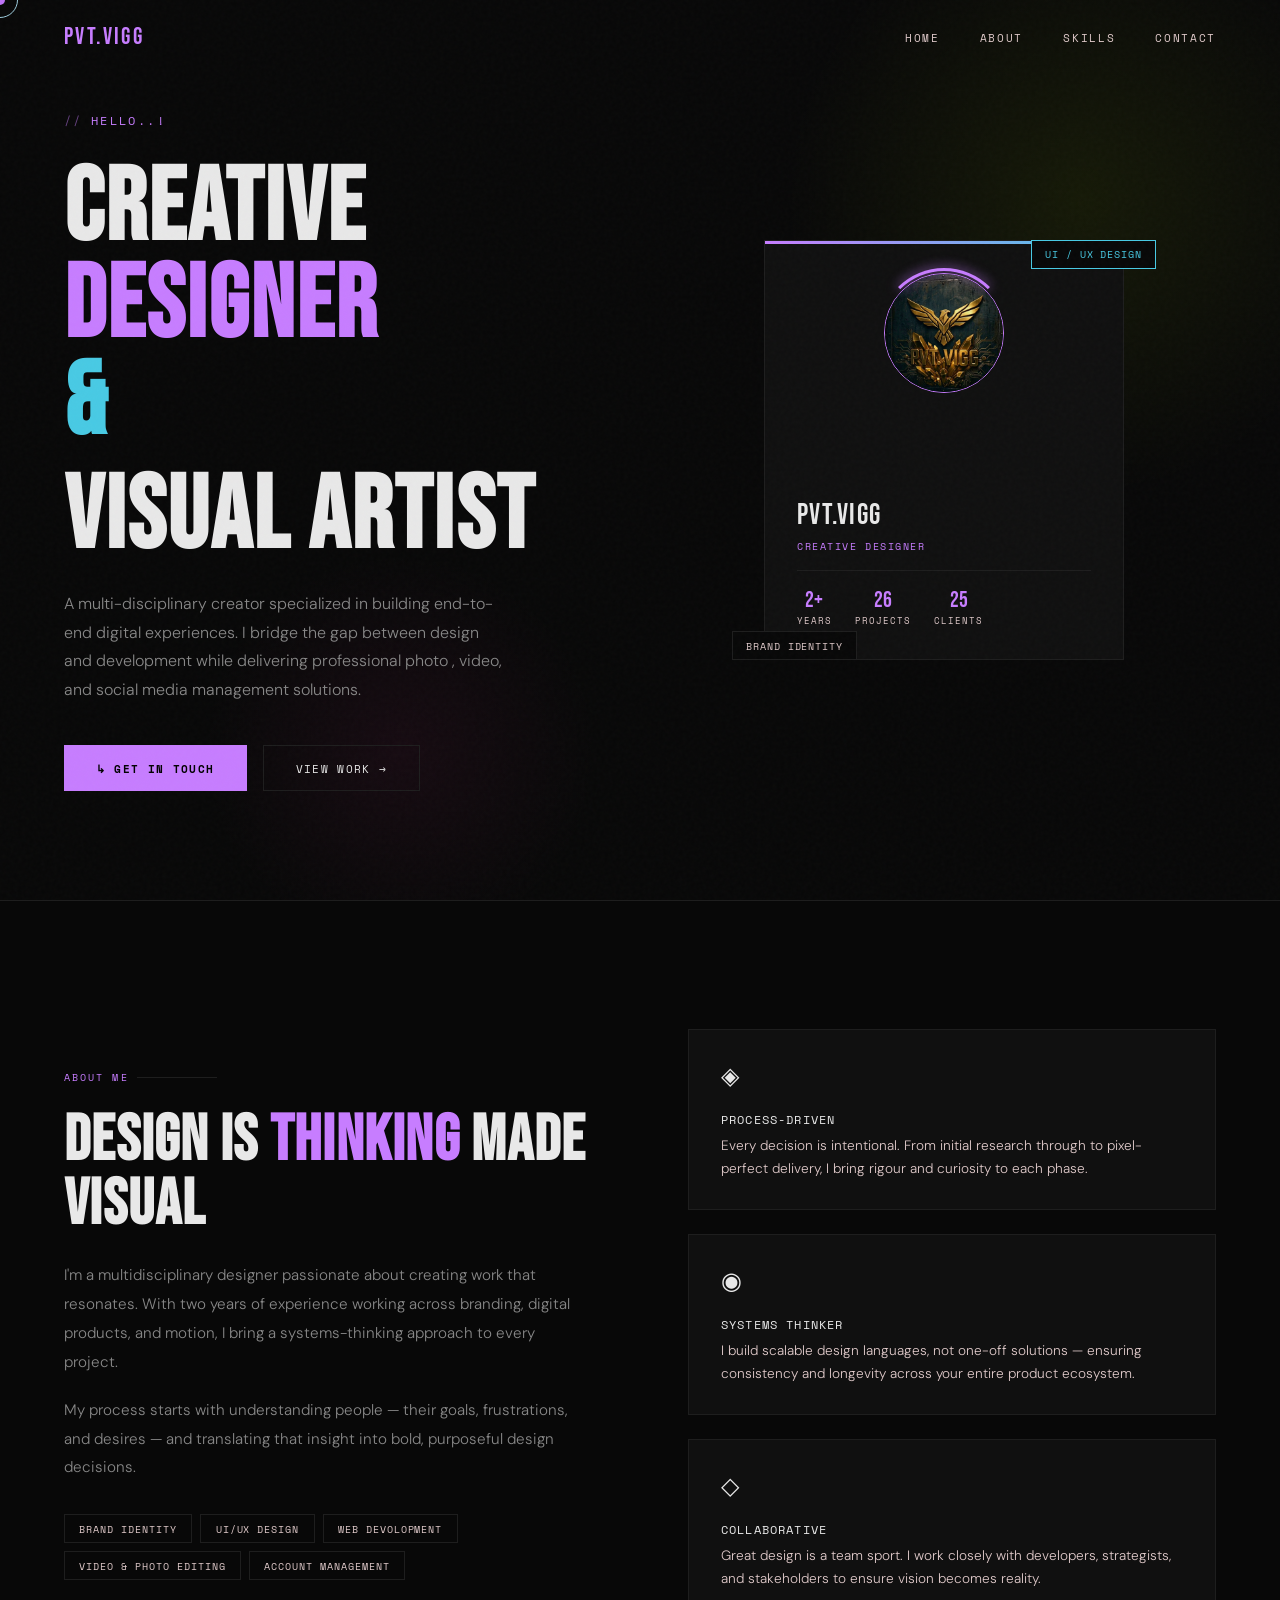
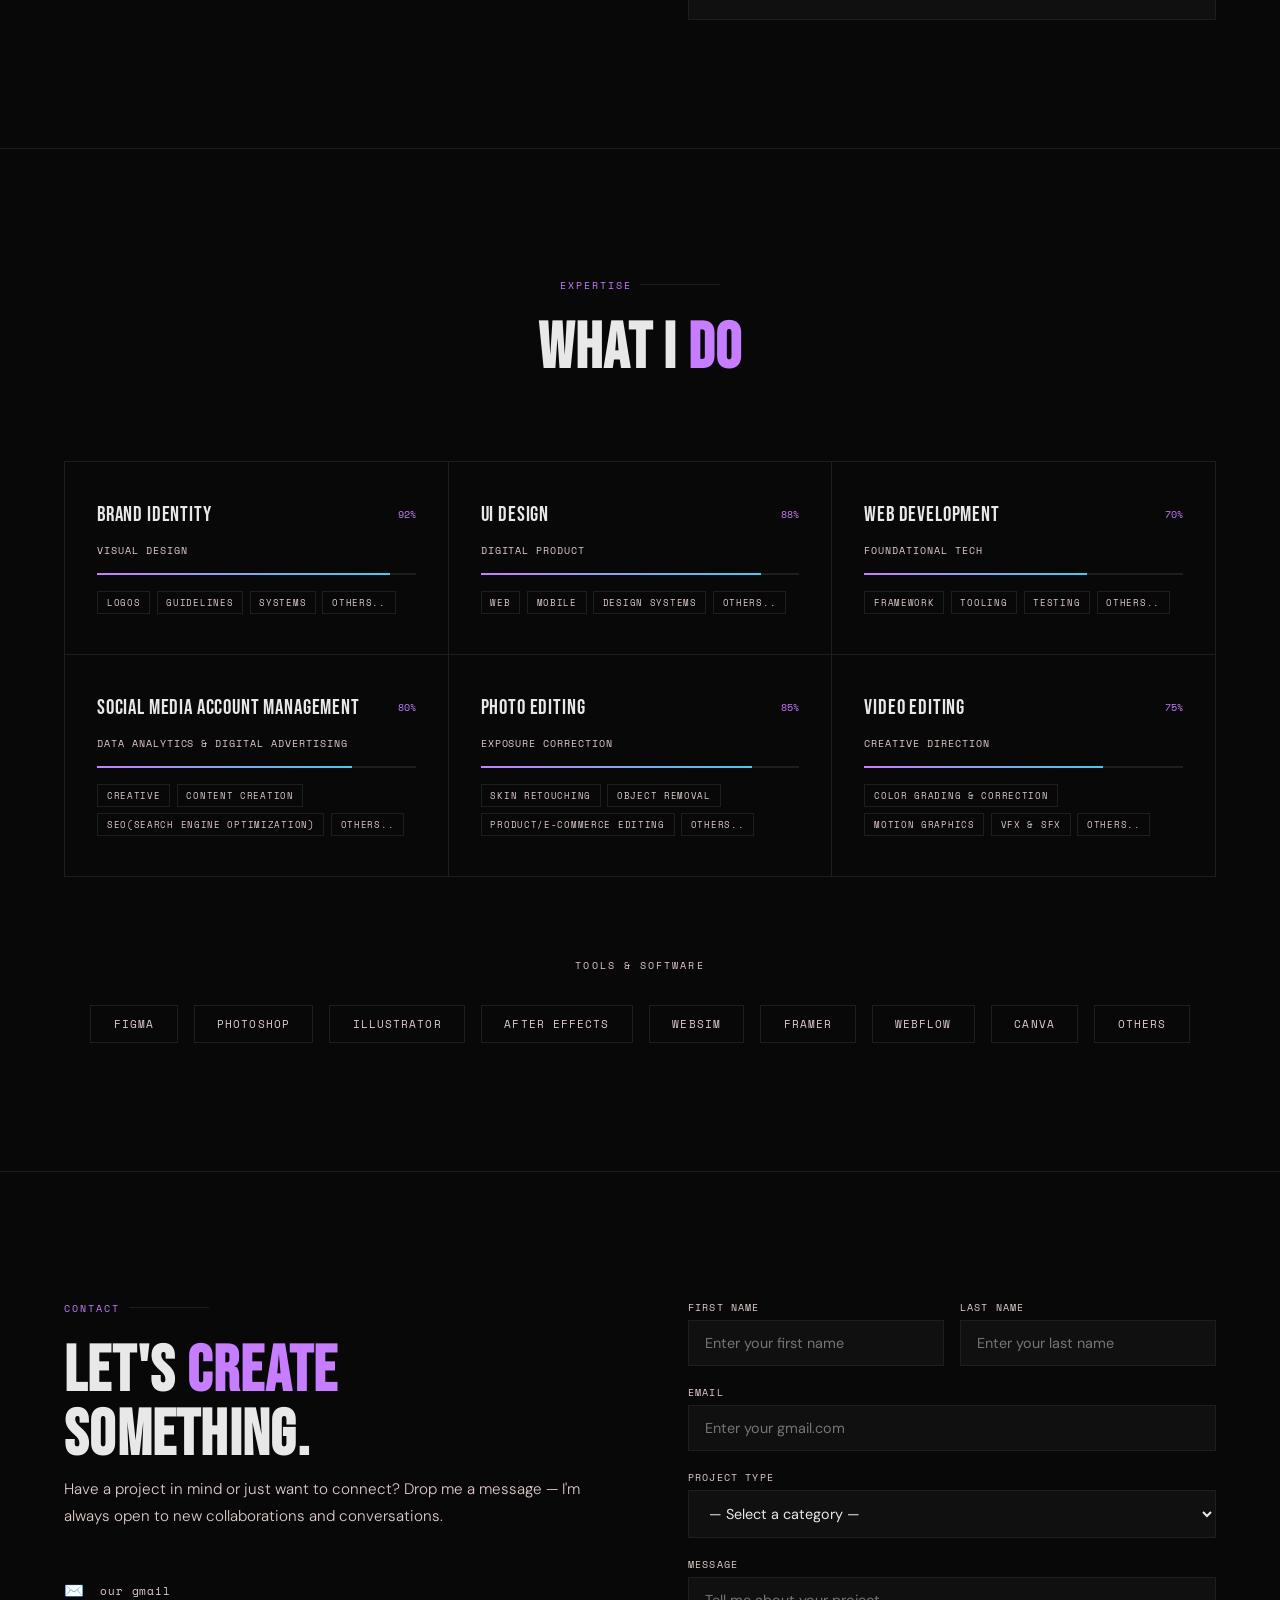
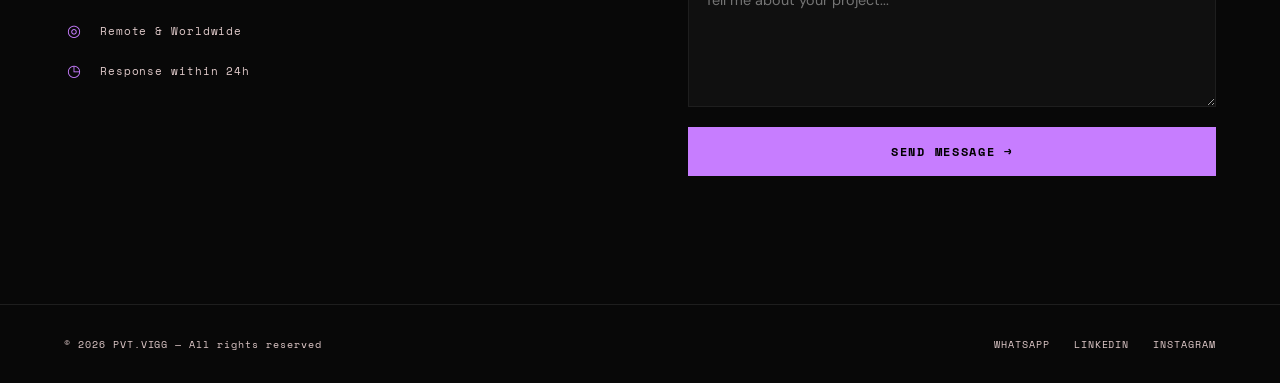
<file: index.html>
<!DOCTYPE html>
<html lang="en">
<head>
  
  <meta charset="UTF-8" />
  <meta name="viewport" content="width=device-width, initial-scale=1.0"/>
  <title>PVT.VIGG--Creative Studio</title>
  <link href="https://fonts.googleapis.com/css2?family=Bebas+Neue&family=DM+Sans:ital,wght@0,300;0,400;0,500;1,300&family=Space+Mono:wght@400;700&display=swap" rel="stylesheet"/>
  <link rel="stylesheet" href="style.css">
  
</head>
<body>

<div id="cursor"></div>
<div id="cursor-ring"></div>

<!-- NAV -->
<nav id="navbar">
  <div class="nav-logo">PVT.VIGG</div>
  <ul class="nav-links">
    <li><a href="#hero">Home</a></li>
    <li><a href="#about">About</a></li>
    <li><a href="#skills">Skills</a></li>
    <li><a href="#contact">Contact</a></li>
  </ul>
</nav>

<!-- HERO -->
<section id="hero">
  <div class="hero-bg-glow"></div>
  <div class="hero-bg-glow2"></div>

  <div class="hero-left">
    <!-- <div class="hero-tag">Available for work — 2026</div> -->
    <div class="hero-tag">HELLO..!</div>

    <h1>
      Creative<br>
      <span>Designer</span>
      <em>&amp;</em>
    </h1>
    <h1 style="margin-top:-.5rem; opacity:0; animation: fadeUp .6s .45s forwards;">Visual Artist</h1>
    <p class="hero-desc">
    A multi-disciplinary creator specialized in building end-to-end digital experiences. I bridge the gap between design and development while delivering professional photo , video, and social media management solutions.
     </p>
    <div class="hero-cta">
      <a href="#contact" class="btn btn-primary"><span>↳</span><span>Get in touch</span></a>
      <a href="#skills" class="btn btn-outline"><span>View work</span><span>→</span></a>
    </div>
  </div>

  <div class="hero-right">
    <div class="hero-visual">
      <div class="hero-card">
        <div class="avatar-ring">
          <div class="stroke-animation"></div>
        <img src="IMG_20260330_103202_432 (1).webp" alt="" class="avatar-img">
      </div>
        <div class="card-name">PVT.VIGG</div>
        <div class="card-role">Creative Designer</div>

        <div class="card-stats">
          <div class="stat"><div class="stat-num">2+</div><div class="stat-lbl">Years</div></div>
          <div class="stat"><div class="stat-num">26</div><div class="stat-lbl">Projects</div></div>
          <div class="stat"><div class="stat-num">25</div><div class="stat-lbl">Clients</div></div>
        </div>
      </div>
      <div class="floating-badge badge-top">UI / UX Design</div>
      <br>
      <div class="floating-badge badge-bot">Brand Identity</div>
    </div>
  </div>
</section>

<!-- ABOUT -->
<section id="about">
  <div class="reveal">
    <div class="section-label">About me</div>
    <h2>Design is <span class="hl">thinking</span> made visual</h2>
    <p class="about-text">
      I'm a multidisciplinary designer passionate about creating work that resonates. With two years of experience working across branding, digital products, and motion, I bring a systems-thinking approach to every project.
    </p>
    <p class="about-text">
      My process starts with understanding people — their goals, frustrations, and desires — and translating that insight into bold, purposeful design decisions.
    </p>
    <div class="about-pills">
      <span class="pill">Brand Identity</span>
      <span class="pill">UI/UX Design</span>
      <span class="pill">Web Devolopment</span>
      <span class="pill">Video & Photo Editing</span>
      <span class="pill">Account Management</span>
    </div>
  </div>
  <div class="about-right reveal">
    <div class="about-card">
      <div class="card-icon">◈</div>
      <div>
        <div class="card-title">Process-Driven</div>
        <div class="card-body">Every decision is intentional. From initial research through to pixel-perfect delivery, I bring rigour and curiosity to each phase.</div>
      </div>
    </div>
    <div class="about-card">
      <div class="card-icon">◉</div>
      <div>
        <div class="card-title">Systems Thinker</div>
        <div class="card-body">I build scalable design languages, not one-off solutions — ensuring consistency and longevity across your entire product ecosystem.</div>
      </div>
    </div>
    <div class="about-card">
      <div class="card-icon">◇</div>
      <div>
        <div class="card-title">Collaborative</div>
        <div class="card-body">Great design is a team sport. I work closely with developers, strategists, and stakeholders to ensure vision becomes reality.</div>
      </div>
    </div>
  </div>
</section>

<!-- SKILLS -->
<section id="skills">
  <div class="skills-header reveal">
    <div class="section-label" style="justify-content:center">Expertise</div>
    <h2>What I <span class="hl">do</span></h2>
  </div>

  <div class="skills-grid reveal">
    <div class="skill-item" data-skill="92">
      <div class="skill-top"><span class="skill-name">Brand Identity</span><span class="skill-pct">92%</span></div>
      <span class="skill-cat">Visual Design</span>
      <div class="skill-bar"><div class="skill-bar-fill" style="--w:92%"></div></div>
      <div class="skill-tags">
        <span class="skill-tag">Logos</span>
        <span class="skill-tag">Guidelines</span>
        <span class="skill-tag">Systems</span>
         <span class="skill-tag">Others..</span>
      </div>
    </div>
    <div class="skill-item" data-skill="88">
      <div class="skill-top"><span class="skill-name">UI Design</span><span class="skill-pct">88%</span></div>
      <span class="skill-cat">Digital Product</span>
      <div class="skill-bar"><div class="skill-bar-fill" style="--w:88%"></div></div>
      <div class="skill-tags">
        <span class="skill-tag">Web</span>
        <span class="skill-tag">Mobile</span>
        <span class="skill-tag">Design Systems</span>
         <span class="skill-tag">Others..</span>
      </div>
    </div>
        <div class="skill-item" data-skill="70">
      <div class="skill-top"><span class="skill-name">Web Development</span><span class="skill-pct">70%</span></div>
      <span class="skill-cat">Foundational Tech</span>
      <div class="skill-bar"><div class="skill-bar-fill" style="--w:70%"></div></div>
      <div class="skill-tags">
        <span class="skill-tag">Framework</span>
        <span class="skill-tag">Tooling</span>
        <span class="skill-tag">Testing</span>
         <span class="skill-tag">Others..</span>
      </div>
    </div>
    <div class="skill-item" data-skill="80">
      <div class="skill-top"><span class="skill-name">Social Media Account Management</span><span class="skill-pct">80%</span></div>
      <span class="skill-cat">Data Analytics & Digital Advertising</span>
      <div class="skill-bar"><div class="skill-bar-fill" style="--w:80%"></div></div>
      <div class="skill-tags">
        <span class="skill-tag">Creative</span>
        <span class="skill-tag">Content Creation</span>
        <span class="skill-tag">SEO(Search Engine Optimization)</span>
         <span class="skill-tag">Others..</span>
      </div>
    </div>
    <div class="skill-item" data-skill="85">
      <div class="skill-top"><span class="skill-name">Photo Editing</span><span class="skill-pct">85%</span></div>
      <span class="skill-cat">Exposure Correction</span>
      <div class="skill-bar"><div class="skill-bar-fill" style="--w:85%"></div></div>
      <div class="skill-tags">
        <span class="skill-tag">Skin Retouching</span>
        <span class="skill-tag">Object Removal</span>
        <span class="skill-tag">Product/E-Commerce Editing</span>
         <span class="skill-tag">Others..</span>
      </div>
    </div>
    <div class="skill-item" data-skill="75">
      <div class="skill-top"><span class="skill-name">Video Editing</span><span class="skill-pct">75%</span></div>
      <span class="skill-cat">Creative Direction</span>
      <div class="skill-bar"><div class="skill-bar-fill" style="--w:75%"></div></div>
      <div class="skill-tags">
        <span class="skill-tag">Color Grading & Correction</span>
        <span class="skill-tag">Motion Graphics</span>
        <span class="skill-tag">VFX & SFX</span>
        <span class="skill-tag">Others..</span>
      </div>
    </div>

  </div>

  <div class="tools-section reveal">
    <div class="tools-title">Tools & Software</div>
    <div class="tools-row">
      <div class="tool-chip"><span>Figma</span></div>
      <div class="tool-chip"><span>Photoshop</span></div>
      <div class="tool-chip"><span>Illustrator</span></div>
      <div class="tool-chip"><span>After Effects</span></div>
      <div class="tool-chip"><span>Websim</span></div>
      <div class="tool-chip"><span>Framer</span></div>
      <div class="tool-chip"><span>Webflow</span></div>
      <div class="tool-chip"><span>Canva</span></div>
      <div class="tool-chip"><span>Others</span></div>
    </div>
  </div>
</section>

<!-- CONTACT -->
<section id="contact">
  <div class="contact-left reveal">
    <div class="section-label">Contact</div>
    <h2>Let's <span class="hl">create</span><br>something.</h2>
    <p class="contact-sub">
      Have a project in mind or just want to connect? Drop me a message — I'm always open to new collaborations and conversations.
    </p>
    <div class="contact-info">
      <div class="contact-line"><span class="icon">✉️</span><a href="mailto:mr.vigneshhh@gmail.com">our gmail</a></div>
      <div class="contact-line"><span class="icon">◎</span><span>Remote & Worldwide</span></div>
      <div class="contact-line"><span class="icon">◷</span><span>Response within 24h</span></div>
    </div>
  </div>

  <div class="reveal">
    <!-- <div class="contact-form" id="contactForm"> -->
      <!-- <div class="contact-form" id="contact-form"> -->
    <form class="contact-form" id="contact-form" 
      action="https://formspree.io/f/xjgzplol"
       method="POST">

      <div class="form-row">
        <div class="field">
          <label>First Name</label>
          <input type="text" name="firstName" placeholder="Enter your first name" required />
        </div>
        <div class="field">
          <label>Last Name</label>
          <input type="text" name="lastName" placeholder="Enter your last name" />
        </div>
      </div>
      <div class="field">
        <label>Email</label>
        <input type="email" name="email" placeholder="Enter your gmail.com" required/>
      </div>
      <div class="field">
        <label>Project Type</label>
        <select name="projectType" required>
          <option value="">— Select a category —</option>
          <option>Brand Identity</option>
          <option>UI / UX Design</option>
          <option>Video&Photo Editing</option>
          <option>Account Management</option>
          <option>Web Development</option>
          <option>Other</option>
        </select>
      </div>
      <div class="field">
        <label>Message</label>
        <textarea name="message" placeholder="Tell me about your project..." required></textarea>
      </div>
      <button class="submit-btn" onclick="handleSubmit()">
        <span>Send Message →</span>
      </button>
    </div>
    <div class="form-success" id="formSuccess">
      ✓ &nbsp; MESSAGE SENT — I'LL BE IN TOUCH SOON.
    </div>
  </div>
</section>

<!-- FOOTER -->
<footer>
  <div class="footer-copy">© 2026 PVT.VIGG — All rights reserved</div>
  
  <div class="footer-social">
    <!-- <a href="#">Dribbble</a>
    <a href="#">Behance</a> -->
    <a href="https://wa.me/qr/72WZULPLAX2UH1">Whatsapp</a>
    <a href="https://linkedin.com/in/vignesh-salian-517878402">LinkedIn</a>
    <a href="https://www.instagram.com/pvt.vigg?igsh=bmdseWRuejE1MG10">Instagram</a>
  </div>
</div>
</footer>
<script src="script.js"></script>
</body>
</html>
</file>
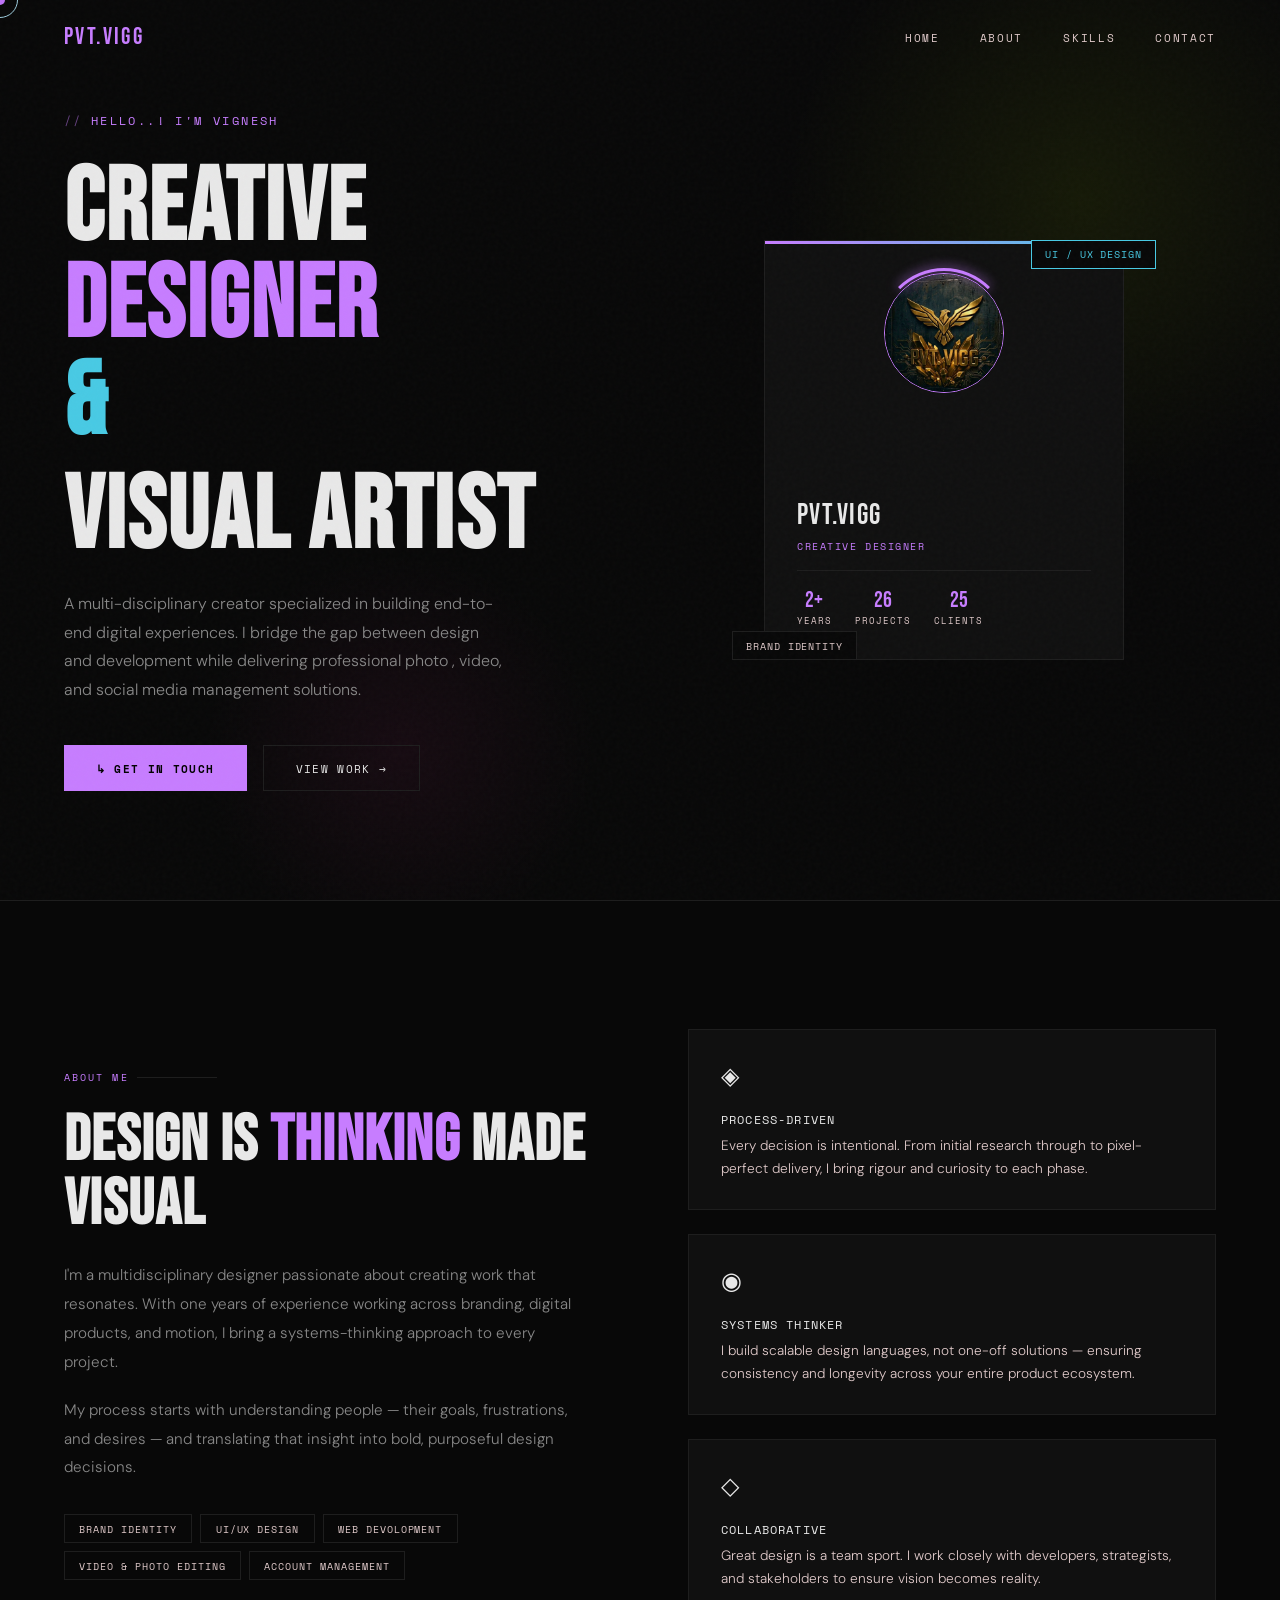
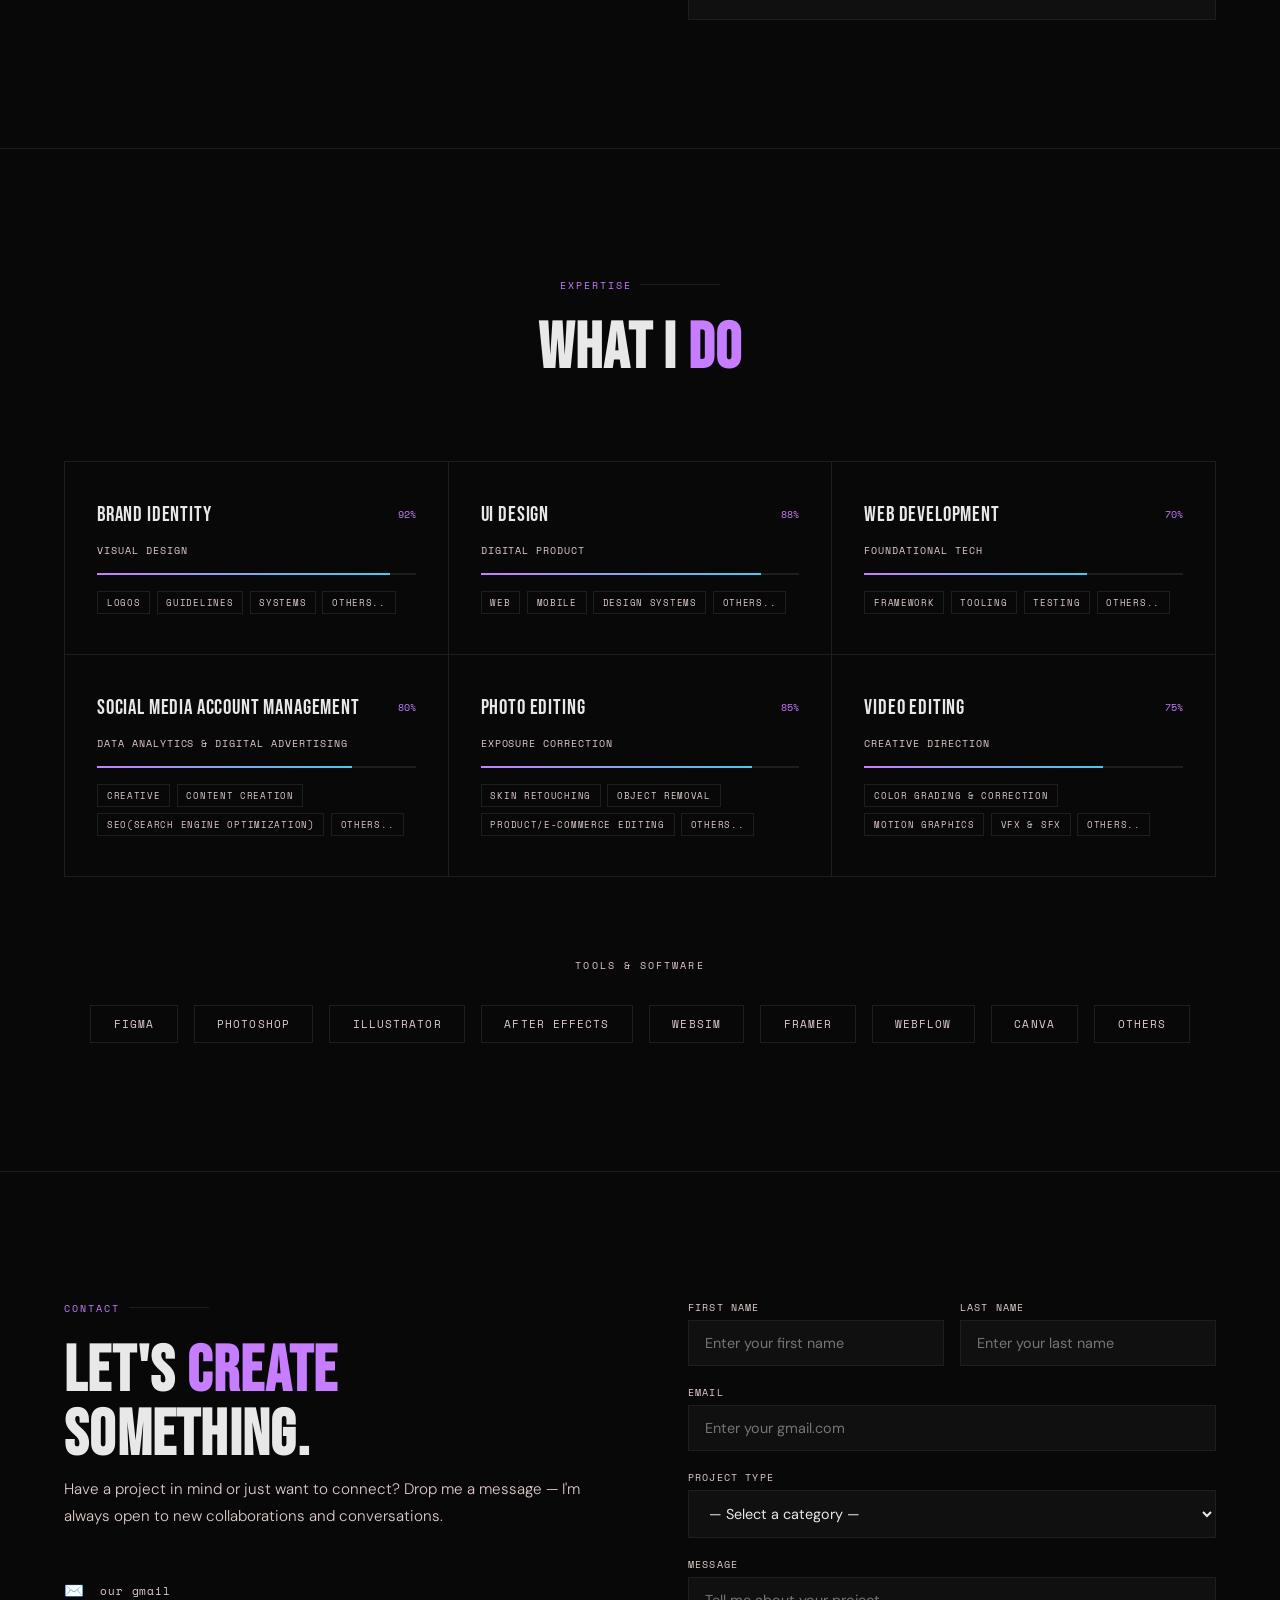
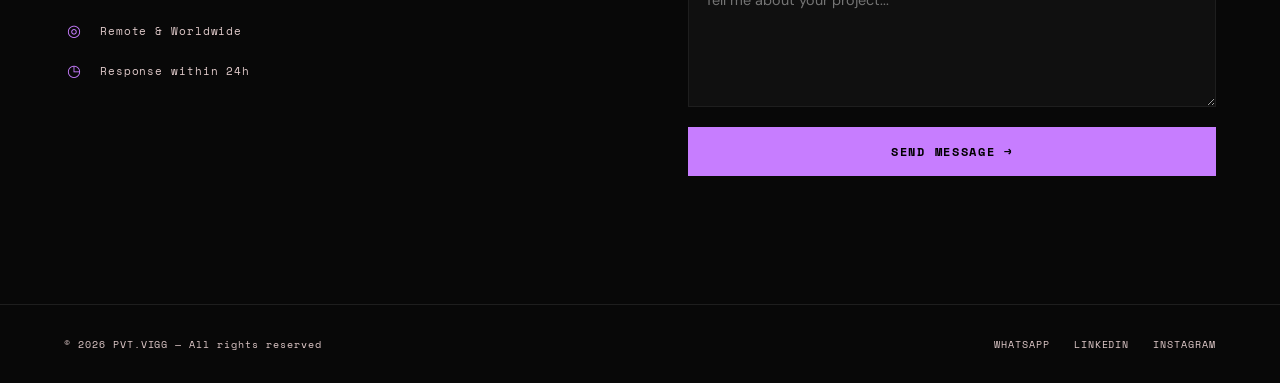
<file: portfolio.html>
<!DOCTYPE html>
<html lang="en">
<head>
  
  <meta charset="UTF-8" />
  <meta name="viewport" content="width=device-width, initial-scale=1.0"/>
  <title>Portfolio—>pvt_.vigg</title>
  <link href="https://fonts.googleapis.com/css2?family=Bebas+Neue&family=DM+Sans:ital,wght@0,300;0,400;0,500;1,300&family=Space+Mono:wght@400;700&display=swap" rel="stylesheet"/>
  <link rel="stylesheet" href="style.css">
  
</head>
<body>

<div id="cursor"></div>
<div id="cursor-ring"></div>

<!-- NAV -->
<nav id="navbar">
  <div class="nav-logo">PVT.VIGG</div>
  <ul class="nav-links">
    <li><a href="#hero">Home</a></li>
    <li><a href="#about">About</a></li>
    <li><a href="#skills">Skills</a></li>
    <li><a href="#contact">Contact</a></li>
  </ul>
</nav>

<!-- HERO -->
<section id="hero">
  <div class="hero-bg-glow"></div>
  <div class="hero-bg-glow2"></div>

  <div class="hero-left">
    <!-- <div class="hero-tag">Available for work — 2026</div> -->
    <div class="hero-tag">HELLO..! I'm Vignesh </div>

    <h1>
      Creative<br>
      <span>Designer</span>
      <em>&amp;</em>
    </h1>
    <h1 style="margin-top:-.5rem; opacity:0; animation: fadeUp .6s .45s forwards;">Visual Artist</h1>
    <p class="hero-desc">
    A multi-disciplinary creator specialized in building end-to-end digital experiences. I bridge the gap between design and development while delivering professional photo , video, and social media management solutions.
     </p>
    <div class="hero-cta">
      <a href="#contact" class="btn btn-primary"><span>↳</span><span>Get in touch</span></a>
      <a href="#skills" class="btn btn-outline"><span>View work</span><span>→</span></a>
    </div>
  </div>

  <div class="hero-right">
    <div class="hero-visual">
      <div class="hero-card">
        <div class="avatar-ring">
          <div class="stroke-animation"></div>
        <img src="IMG_20260330_103202_432 (1).webp" alt="" class="avatar-img">
      </div>
        <div class="card-name">PVT.VIGG</div>
        <div class="card-role">Creative Designer</div>

        <div class="card-stats">
          <div class="stat"><div class="stat-num">2+</div><div class="stat-lbl">Years</div></div>
          <div class="stat"><div class="stat-num">26</div><div class="stat-lbl">Projects</div></div>
          <div class="stat"><div class="stat-num">25</div><div class="stat-lbl">Clients</div></div>
        </div>
      </div>
      <div class="floating-badge badge-top">UI / UX Design</div>
      <br>
      <div class="floating-badge badge-bot">Brand Identity</div>
    </div>
  </div>
</section>

<!-- ABOUT -->
<section id="about">
  <div class="reveal">
    <div class="section-label">About me</div>
    <h2>Design is <span class="hl">thinking</span> made visual</h2>
    <p class="about-text">
      I'm a multidisciplinary designer passionate about creating work that resonates. With one years of experience working across branding, digital products, and motion, I bring a systems-thinking approach to every project.
    </p>
    <p class="about-text">
      My process starts with understanding people — their goals, frustrations, and desires — and translating that insight into bold, purposeful design decisions.
    </p>
    <div class="about-pills">
      <span class="pill">Brand Identity</span>
      <span class="pill">UI/UX Design</span>
      <span class="pill">Web Devolopment</span>
      <span class="pill">Video & Photo Editing</span>
      <span class="pill">Account Management</span>
    </div>
  </div>
  <div class="about-right reveal">
    <div class="about-card">
      <div class="card-icon">◈</div>
      <div>
        <div class="card-title">Process-Driven</div>
        <div class="card-body">Every decision is intentional. From initial research through to pixel-perfect delivery, I bring rigour and curiosity to each phase.</div>
      </div>
    </div>
    <div class="about-card">
      <div class="card-icon">◉</div>
      <div>
        <div class="card-title">Systems Thinker</div>
        <div class="card-body">I build scalable design languages, not one-off solutions — ensuring consistency and longevity across your entire product ecosystem.</div>
      </div>
    </div>
    <div class="about-card">
      <div class="card-icon">◇</div>
      <div>
        <div class="card-title">Collaborative</div>
        <div class="card-body">Great design is a team sport. I work closely with developers, strategists, and stakeholders to ensure vision becomes reality.</div>
      </div>
    </div>
  </div>
</section>

<!-- SKILLS -->
<section id="skills">
  <div class="skills-header reveal">
    <div class="section-label" style="justify-content:center">Expertise</div>
    <h2>What I <span class="hl">do</span></h2>
  </div>

  <div class="skills-grid reveal">
    <div class="skill-item" data-skill="92">
      <div class="skill-top"><span class="skill-name">Brand Identity</span><span class="skill-pct">92%</span></div>
      <span class="skill-cat">Visual Design</span>
      <div class="skill-bar"><div class="skill-bar-fill" style="--w:92%"></div></div>
      <div class="skill-tags">
        <span class="skill-tag">Logos</span>
        <span class="skill-tag">Guidelines</span>
        <span class="skill-tag">Systems</span>
         <span class="skill-tag">Others..</span>
      </div>
    </div>
    <div class="skill-item" data-skill="88">
      <div class="skill-top"><span class="skill-name">UI Design</span><span class="skill-pct">88%</span></div>
      <span class="skill-cat">Digital Product</span>
      <div class="skill-bar"><div class="skill-bar-fill" style="--w:88%"></div></div>
      <div class="skill-tags">
        <span class="skill-tag">Web</span>
        <span class="skill-tag">Mobile</span>
        <span class="skill-tag">Design Systems</span>
         <span class="skill-tag">Others..</span>
      </div>
    </div>
        <div class="skill-item" data-skill="70">
      <div class="skill-top"><span class="skill-name">Web Development</span><span class="skill-pct">70%</span></div>
      <span class="skill-cat">Foundational Tech</span>
      <div class="skill-bar"><div class="skill-bar-fill" style="--w:70%"></div></div>
      <div class="skill-tags">
        <span class="skill-tag">Framework</span>
        <span class="skill-tag">Tooling</span>
        <span class="skill-tag">Testing</span>
         <span class="skill-tag">Others..</span>
      </div>
    </div>
    <div class="skill-item" data-skill="80">
      <div class="skill-top"><span class="skill-name">Social Media Account Management</span><span class="skill-pct">80%</span></div>
      <span class="skill-cat">Data Analytics & Digital Advertising</span>
      <div class="skill-bar"><div class="skill-bar-fill" style="--w:80%"></div></div>
      <div class="skill-tags">
        <span class="skill-tag">Creative</span>
        <span class="skill-tag">Content Creation</span>
        <span class="skill-tag">SEO(Search Engine Optimization)</span>
         <span class="skill-tag">Others..</span>
      </div>
    </div>
    <div class="skill-item" data-skill="85">
      <div class="skill-top"><span class="skill-name">Photo Editing</span><span class="skill-pct">85%</span></div>
      <span class="skill-cat">Exposure Correction</span>
      <div class="skill-bar"><div class="skill-bar-fill" style="--w:85%"></div></div>
      <div class="skill-tags">
        <span class="skill-tag">Skin Retouching</span>
        <span class="skill-tag">Object Removal</span>
        <span class="skill-tag">Product/E-Commerce Editing</span>
         <span class="skill-tag">Others..</span>
      </div>
    </div>
    <div class="skill-item" data-skill="75">
      <div class="skill-top"><span class="skill-name">Video Editing</span><span class="skill-pct">75%</span></div>
      <span class="skill-cat">Creative Direction</span>
      <div class="skill-bar"><div class="skill-bar-fill" style="--w:75%"></div></div>
      <div class="skill-tags">
        <span class="skill-tag">Color Grading & Correction</span>
        <span class="skill-tag">Motion Graphics</span>
        <span class="skill-tag">VFX & SFX</span>
        <span class="skill-tag">Others..</span>
      </div>
    </div>

  </div>

  <div class="tools-section reveal">
    <div class="tools-title">Tools & Software</div>
    <div class="tools-row">
      <div class="tool-chip"><span>Figma</span></div>
      <div class="tool-chip"><span>Photoshop</span></div>
      <div class="tool-chip"><span>Illustrator</span></div>
      <div class="tool-chip"><span>After Effects</span></div>
      <div class="tool-chip"><span>Websim</span></div>
      <div class="tool-chip"><span>Framer</span></div>
      <div class="tool-chip"><span>Webflow</span></div>
      <div class="tool-chip"><span>Canva</span></div>
      <div class="tool-chip"><span>Others</span></div>
    </div>
  </div>
</section>

<!-- CONTACT -->
<section id="contact">
  <div class="contact-left reveal">
    <div class="section-label">Contact</div>
    <h2>Let's <span class="hl">create</span><br>something.</h2>
    <p class="contact-sub">
      Have a project in mind or just want to connect? Drop me a message — I'm always open to new collaborations and conversations.
    </p>
    <div class="contact-info">
      <div class="contact-line"><span class="icon">✉️</span><a href="mailto:mr.vigneshhh@gmail.com">our gmail</a></div>
      <div class="contact-line"><span class="icon">◎</span><span>Remote & Worldwide</span></div>
      <div class="contact-line"><span class="icon">◷</span><span>Response within 24h</span></div>
    </div>
  </div>

  <div class="reveal">
    <!-- <div class="contact-form" id="contactForm"> -->
      <!-- <div class="contact-form" id="contact-form"> -->
    <form class="contact-form" id="contact-form" 
      action="https://formspree.io/f/xjgzplol"
       method="POST">

      <div class="form-row">
        <div class="field">
          <label>First Name</label>
          <input type="text" id="firstName" placeholder="Enter your first name" />
        </div>
        <div class="field">
          <label>Last Name</label>
          <input type="text" id="lastName" placeholder="Enter your last name" />
        </div>
      </div>
      <div class="field">
        <label>Email</label>
        <input type="email" id="email" placeholder="Enter your gmail.com" />
      </div>
      <div class="field">
        <label>Project Type</label>
        <select id="projectType">
          <option value="">— Select a category —</option>
          <option>Brand Identity</option>
          <option>UI / UX Design</option>
          <option>Video&Photo Editing</option>
          <option>Account Management</option>
          <option>Web Development</option>
          <option>Other</option>
        </select>
      </div>
      <div class="field">
        <label>Message</label>
        <textarea id="message" placeholder="Tell me about your project..."></textarea>
      </div>
      <button class="submit-btn" onclick="handleSubmit()">
        <span>Send Message →</span>
      </button>
    </div>
    <div class="form-success" id="formSuccess">
      ✓ &nbsp; MESSAGE SENT — I'LL BE IN TOUCH SOON.
    </div>
  </div>
</section>

<!-- FOOTER -->
<footer>
  <div class="footer-copy">© 2026 PVT.VIGG — All rights reserved</div>
  
  <div class="footer-social">
    <!-- <a href="#">Dribbble</a>
    <a href="#">Behance</a> -->
    <a href="https://wa.me/qr/72WZULPLAX2UH1">Whatsapp</a>
    <a href="https://linkedin.com/in/vignesh-salian-517878402">LinkedIn</a>
    <a href="https://www.instagram.com/pvt_.vigg?igsh=MXJiaGVjaXZ0MzQwbQ==">Instagram</a>
  </div>
</div>
</footer>
<script src="script.js"></script>
</body>
</html>
</file>
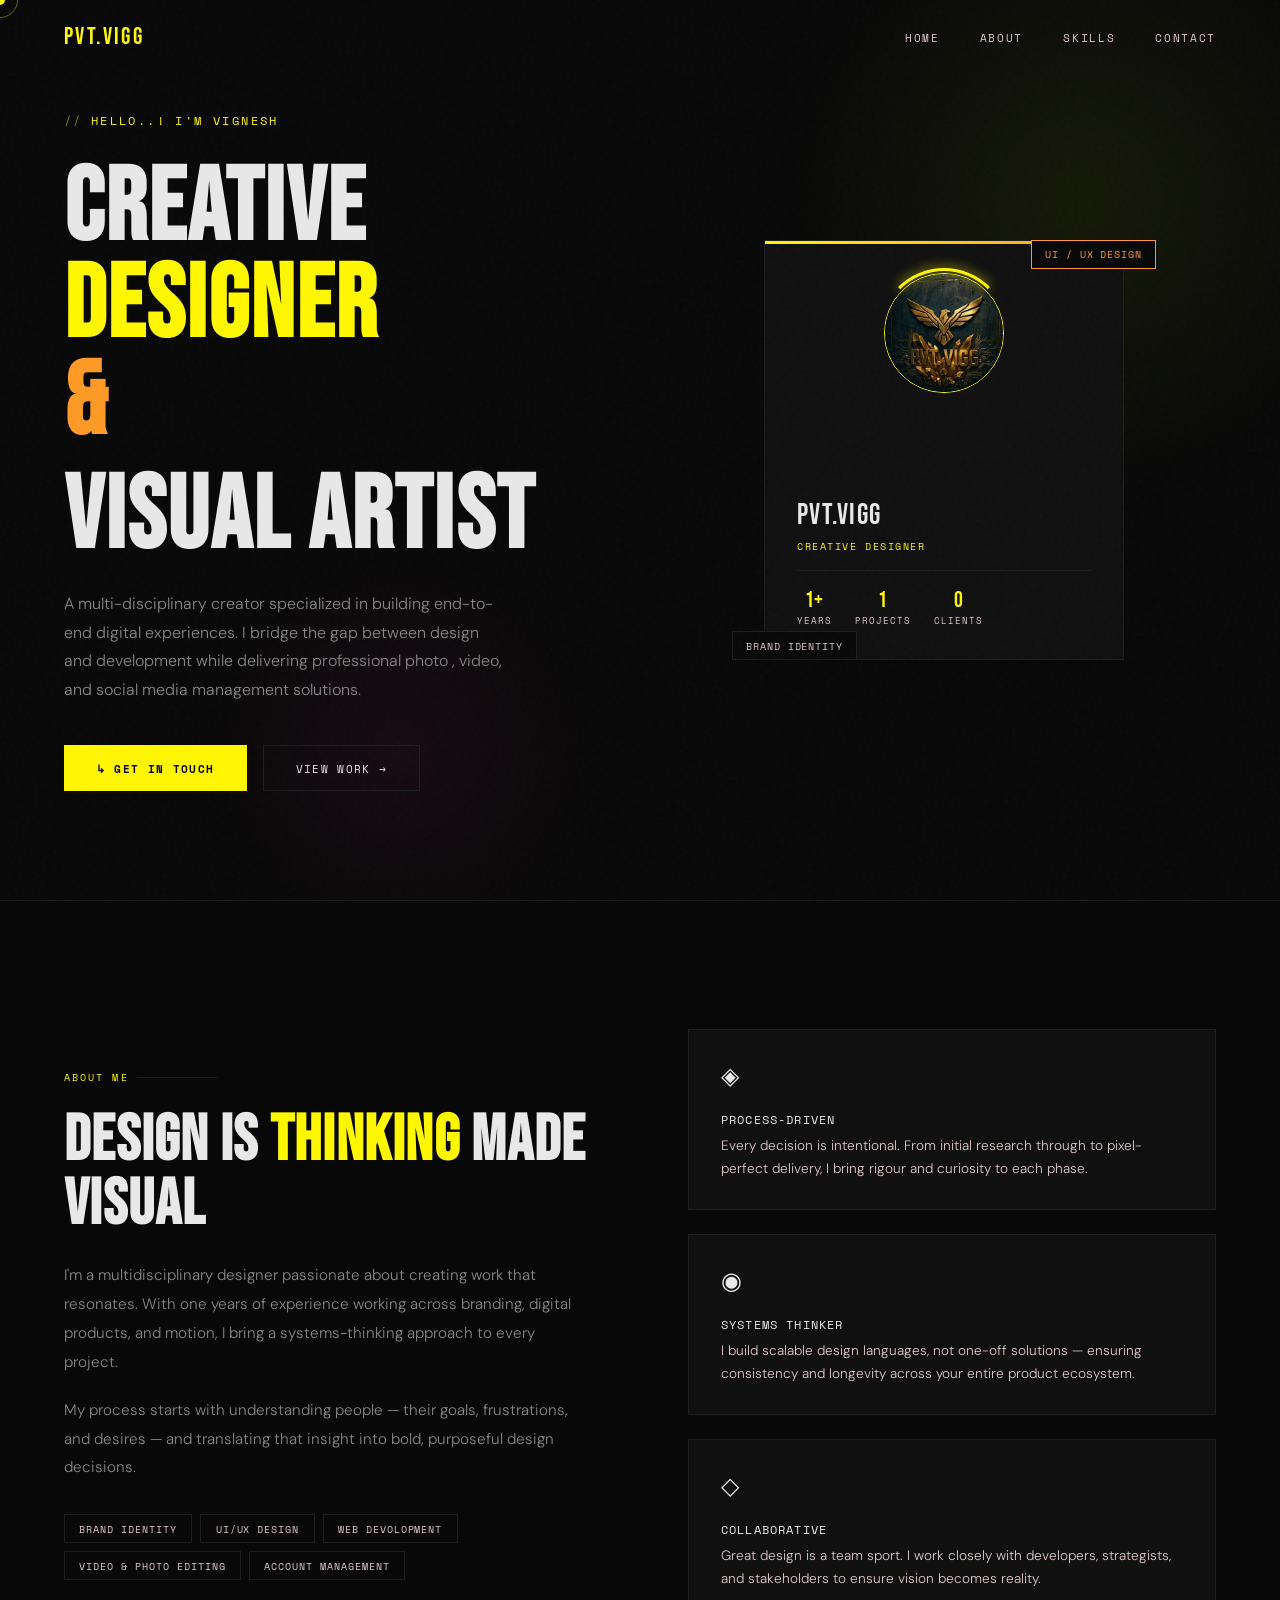
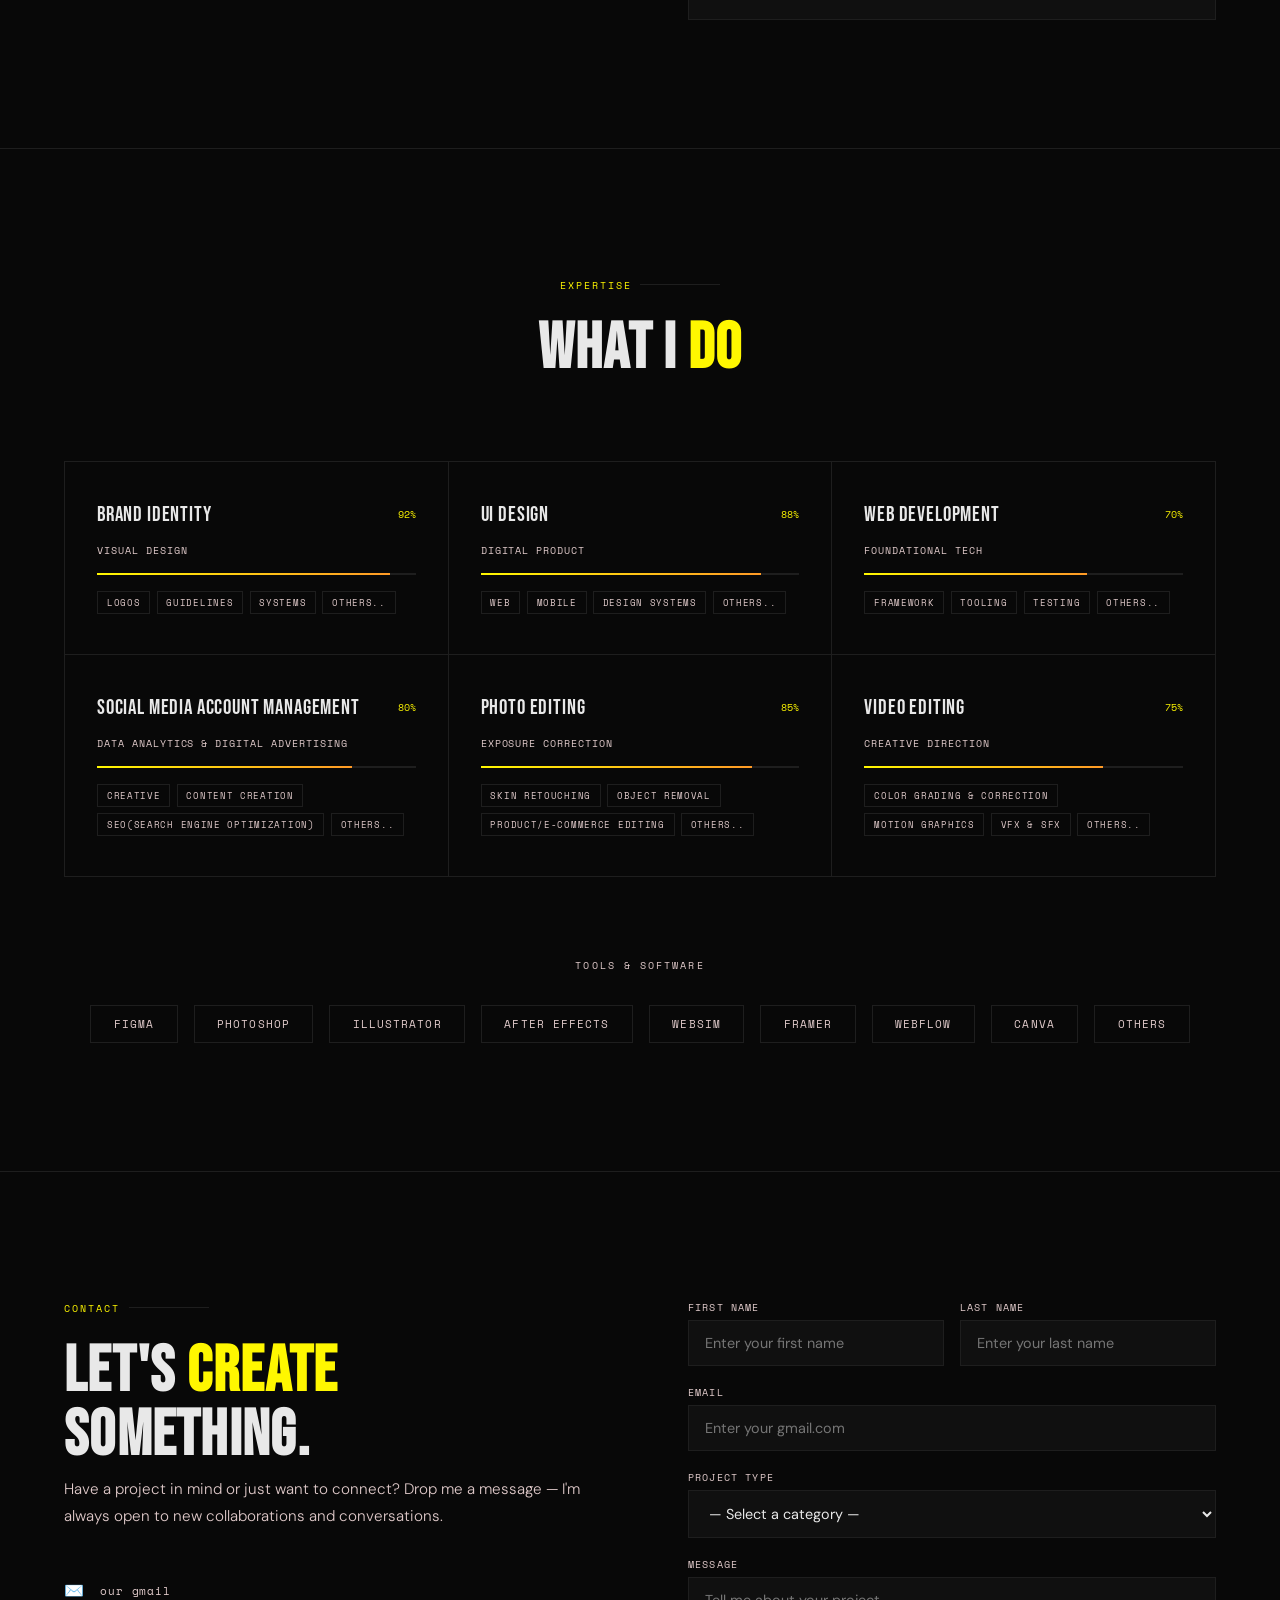
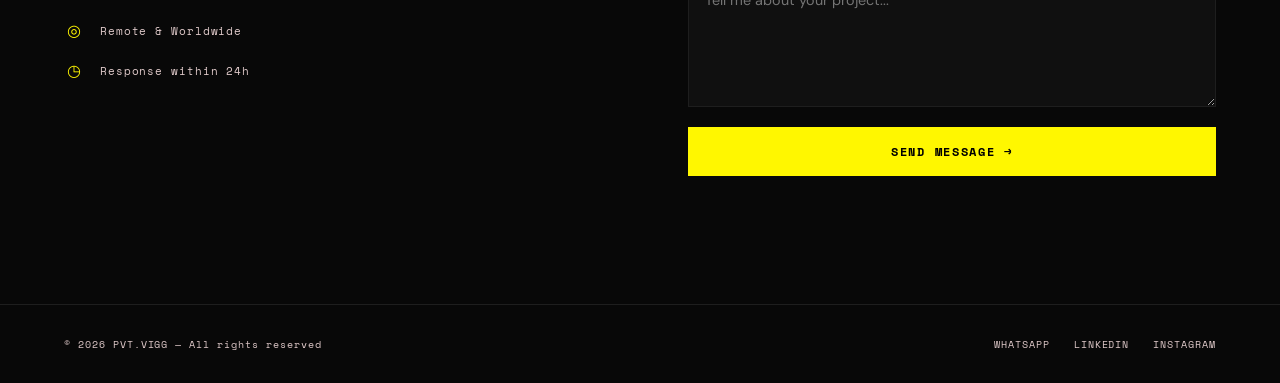
<file: PVT_VIGG/portfolio.html>
<!DOCTYPE html>
<html lang="en">
<head>
  
  <meta charset="UTF-8" />
  <meta name="viewport" content="width=device-width, initial-scale=1.0"/>
  <title>Portfolio—>pvt_.vigg</title>
  <link href="https://fonts.googleapis.com/css2?family=Bebas+Neue&family=DM+Sans:ital,wght@0,300;0,400;0,500;1,300&family=Space+Mono:wght@400;700&display=swap" rel="stylesheet"/>
  <link rel="stylesheet" href="style.css">
  
</head>
<body>

<div id="cursor"></div>
<div id="cursor-ring"></div>

<!-- NAV -->
<nav id="navbar">
  <div class="nav-logo">PVT.VIGG</div>
  <ul class="nav-links">
    <li><a href="#hero">Home</a></li>
    <li><a href="#about">About</a></li>
    <li><a href="#skills">Skills</a></li>
    <li><a href="#contact">Contact</a></li>
  </ul>
</nav>

<!-- HERO -->
<section id="hero">
  <div class="hero-bg-glow"></div>
  <div class="hero-bg-glow2"></div>

  <div class="hero-left">
    <!-- <div class="hero-tag">Available for work — 2026</div> -->
    <div class="hero-tag">HELLO..! I'm Vignesh </div>

    <h1>
      Creative<br>
      <span>Designer</span>
      <em>&amp;</em>
    </h1>
    <h1 style="margin-top:-.5rem; opacity:0; animation: fadeUp .6s .45s forwards;">Visual Artist</h1>
    <p class="hero-desc">
    A multi-disciplinary creator specialized in building end-to-end digital experiences. I bridge the gap between design and development while delivering professional photo , video, and social media management solutions.
     </p>
    <div class="hero-cta">
      <a href="#contact" class="btn btn-primary"><span>↳</span><span>Get in touch</span></a>
      <a href="#skills" class="btn btn-outline"><span>View work</span><span>→</span></a>
    </div>
  </div>

  <div class="hero-right">
    <div class="hero-visual">
      <div class="hero-card">
        <div class="avatar-ring">
          <div class="stroke-animation"></div>
        <img src="IMG_20260330_103202_432 (1).webp" alt="" class="avatar-img">
      </div>
        <div class="card-name">PVT.VIGG</div>
        <div class="card-role">Creative Designer</div>

        <div class="card-stats">
          <div class="stat"><div class="stat-num">1+</div><div class="stat-lbl">Years</div></div>
          <div class="stat"><div class="stat-num">1</div><div class="stat-lbl">Projects</div></div>
          <div class="stat"><div class="stat-num">0</div><div class="stat-lbl">Clients</div></div>
        </div>
      </div>
      <div class="floating-badge badge-top">UI / UX Design</div>
      <br>
      <div class="floating-badge badge-bot">Brand Identity</div>
    </div>
  </div>
</section>

<!-- ABOUT -->
<section id="about">
  <div class="reveal">
    <div class="section-label">About me</div>
    <h2>Design is <span class="hl">thinking</span> made visual</h2>
    <p class="about-text">
      I'm a multidisciplinary designer passionate about creating work that resonates. With one years of experience working across branding, digital products, and motion, I bring a systems-thinking approach to every project.
    </p>
    <p class="about-text">
      My process starts with understanding people — their goals, frustrations, and desires — and translating that insight into bold, purposeful design decisions.
    </p>
    <div class="about-pills">
      <span class="pill">Brand Identity</span>
      <span class="pill">UI/UX Design</span>
      <span class="pill">Web Devolopment</span>
      <span class="pill">Video & Photo Editing</span>
      <span class="pill">Account Management</span>
    </div>
  </div>
  <div class="about-right reveal">
    <div class="about-card">
      <div class="card-icon">◈</div>
      <div>
        <div class="card-title">Process-Driven</div>
        <div class="card-body">Every decision is intentional. From initial research through to pixel-perfect delivery, I bring rigour and curiosity to each phase.</div>
      </div>
    </div>
    <div class="about-card">
      <div class="card-icon">◉</div>
      <div>
        <div class="card-title">Systems Thinker</div>
        <div class="card-body">I build scalable design languages, not one-off solutions — ensuring consistency and longevity across your entire product ecosystem.</div>
      </div>
    </div>
    <div class="about-card">
      <div class="card-icon">◇</div>
      <div>
        <div class="card-title">Collaborative</div>
        <div class="card-body">Great design is a team sport. I work closely with developers, strategists, and stakeholders to ensure vision becomes reality.</div>
      </div>
    </div>
  </div>
</section>

<!-- SKILLS -->
<section id="skills">
  <div class="skills-header reveal">
    <div class="section-label" style="justify-content:center">Expertise</div>
    <h2>What I <span class="hl">do</span></h2>
  </div>

  <div class="skills-grid reveal">
    <div class="skill-item" data-skill="92">
      <div class="skill-top"><span class="skill-name">Brand Identity</span><span class="skill-pct">92%</span></div>
      <span class="skill-cat">Visual Design</span>
      <div class="skill-bar"><div class="skill-bar-fill" style="--w:92%"></div></div>
      <div class="skill-tags">
        <span class="skill-tag">Logos</span>
        <span class="skill-tag">Guidelines</span>
        <span class="skill-tag">Systems</span>
         <span class="skill-tag">Others..</span>
      </div>
    </div>
    <div class="skill-item" data-skill="88">
      <div class="skill-top"><span class="skill-name">UI Design</span><span class="skill-pct">88%</span></div>
      <span class="skill-cat">Digital Product</span>
      <div class="skill-bar"><div class="skill-bar-fill" style="--w:88%"></div></div>
      <div class="skill-tags">
        <span class="skill-tag">Web</span>
        <span class="skill-tag">Mobile</span>
        <span class="skill-tag">Design Systems</span>
         <span class="skill-tag">Others..</span>
      </div>
    </div>
        <div class="skill-item" data-skill="70">
      <div class="skill-top"><span class="skill-name">Web Development</span><span class="skill-pct">70%</span></div>
      <span class="skill-cat">Foundational Tech</span>
      <div class="skill-bar"><div class="skill-bar-fill" style="--w:70%"></div></div>
      <div class="skill-tags">
        <span class="skill-tag">Framework</span>
        <span class="skill-tag">Tooling</span>
        <span class="skill-tag">Testing</span>
         <span class="skill-tag">Others..</span>
      </div>
    </div>
    <div class="skill-item" data-skill="80">
      <div class="skill-top"><span class="skill-name">Social Media Account Management</span><span class="skill-pct">80%</span></div>
      <span class="skill-cat">Data Analytics & Digital Advertising</span>
      <div class="skill-bar"><div class="skill-bar-fill" style="--w:80%"></div></div>
      <div class="skill-tags">
        <span class="skill-tag">Creative</span>
        <span class="skill-tag">Content Creation</span>
        <span class="skill-tag">SEO(Search Engine Optimization)</span>
         <span class="skill-tag">Others..</span>
      </div>
    </div>
    <div class="skill-item" data-skill="85">
      <div class="skill-top"><span class="skill-name">Photo Editing</span><span class="skill-pct">85%</span></div>
      <span class="skill-cat">Exposure Correction</span>
      <div class="skill-bar"><div class="skill-bar-fill" style="--w:85%"></div></div>
      <div class="skill-tags">
        <span class="skill-tag">Skin Retouching</span>
        <span class="skill-tag">Object Removal</span>
        <span class="skill-tag">Product/E-Commerce Editing</span>
         <span class="skill-tag">Others..</span>
      </div>
    </div>
    <div class="skill-item" data-skill="75">
      <div class="skill-top"><span class="skill-name">Video Editing</span><span class="skill-pct">75%</span></div>
      <span class="skill-cat">Creative Direction</span>
      <div class="skill-bar"><div class="skill-bar-fill" style="--w:75%"></div></div>
      <div class="skill-tags">
        <span class="skill-tag">Color Grading & Correction</span>
        <span class="skill-tag">Motion Graphics</span>
        <span class="skill-tag">VFX & SFX</span>
        <span class="skill-tag">Others..</span>
      </div>
    </div>

  </div>

  <div class="tools-section reveal">
    <div class="tools-title">Tools & Software</div>
    <div class="tools-row">
      <div class="tool-chip"><span>Figma</span></div>
      <div class="tool-chip"><span>Photoshop</span></div>
      <div class="tool-chip"><span>Illustrator</span></div>
      <div class="tool-chip"><span>After Effects</span></div>
      <div class="tool-chip"><span>Websim</span></div>
      <div class="tool-chip"><span>Framer</span></div>
      <div class="tool-chip"><span>Webflow</span></div>
      <div class="tool-chip"><span>Canva</span></div>
      <div class="tool-chip"><span>Others</span></div>
    </div>
  </div>
</section>

<!-- CONTACT -->
<section id="contact">
  <div class="contact-left reveal">
    <div class="section-label">Contact</div>
    <h2>Let's <span class="hl">create</span><br>something.</h2>
    <p class="contact-sub">
      Have a project in mind or just want to connect? Drop me a message — I'm always open to new collaborations and conversations.
    </p>
    <div class="contact-info">
      <div class="contact-line"><span class="icon">✉️</span><a href="mailto:vigneshsalian2k7@gmail.com">our gmail</a></div>
      <div class="contact-line"><span class="icon">◎</span><span>Remote & Worldwide</span></div>
      <div class="contact-line"><span class="icon">◷</span><span>Response within 24h</span></div>
    </div>
  </div>

  <div class="reveal">
    <div class="contact-form" id="contactForm">
      <div class="form-row">
        <div class="field">
          <label>First Name</label>
          <input type="text" id="firstName" placeholder="Enter your first name" />
        </div>
        <div class="field">
          <label>Last Name</label>
          <input type="text" id="lastName" placeholder="Enter your last name" />
        </div>
      </div>
      <div class="field">
        <label>Email</label>
        <input type="email" id="email" placeholder="Enter your gmail.com" />
      </div>
      <div class="field">
        <label>Project Type</label>
        <select id="projectType">
          <option value="">— Select a category —</option>
          <option>Brand Identity</option>
          <option>UI / UX Design</option>
          <option>Video&Photo Editing</option>
          <option>Account Management</option>
          <option>Web Development</option>
          <option>Other</option>
        </select>
      </div>
      <div class="field">
        <label>Message</label>
        <textarea id="message" placeholder="Tell me about your project..."></textarea>
      </div>
      <button class="submit-btn" onclick="handleSubmit()">
        <span>Send Message →</span>
      </button>
    </div>
    <div class="form-success" id="formSuccess">
      ✓ &nbsp; MESSAGE SENT — I'LL BE IN TOUCH SOON.
    </div>
  </div>
</section>

<!-- FOOTER -->
<footer>
  <div class="footer-copy">© 2026 PVT.VIGG — All rights reserved</div>
  <div class="footer-social">
    <!-- <a href="#">Dribbble</a>
    <a href="#">Behance</a> -->
    <a href="https://wa.me/qr/72WZULPLAX2UH1">Whatsapp</a>
    <a href="https://linkedin.com/in/vignesh-salian-517878402">LinkedIn</a>
    <a href="https://www.instagram.com/pvt_.vigg?igsh=MXJiaGVjaXZ0MzQwbQ==">Instagram</a>
  </div>
</footer>
<script src="script.js"></script>
</body>
</html>
</file>
<file: style.css>
*, *::before, *::after
 { margin: 0; padding: 0; box-sizing: border-box; }

    :root {
      --bg: #080808;
      --surface: #101010;
      --border: #1e1e1e;
      /* --accent: #fff700; */
      /* --accent: #c8ff00; */
      /* --accent2: #ff3cac; */
      /* --accent2: #ff9a26; */
/* --accent: #00d4ff;
--accent2: #7b2fff; */
/* --accent: #00ff88;
--accent2: #ff6b35; */
/* --accent: #ff6b9d;
/* --accent2: #ff55d4; */
--accent: #c77dff;
--accent2: #48cae4; 
/* --accent: #00fff5;
--accent2: #ff006e; */
/* --accent: #06d6a0;
--accent2: #ff6b6b; */


      --text: #e8e8e8;
      /* --muted: #555; */
      --muted: #e0caca;
      --font-display: 'Bebas Neue', sans-serif;
      --font-body: 'DM Sans', sans-serif;
      --font-mono: 'Space Mono', monospace;
    }

    html { scroll-behavior: smooth; }

    body {
      background: var(--bg);
      color: var(--text);
      font-family: var(--font-body);
      font-weight: 300;
      overflow-x: hidden;
      cursor: none;
    }

    /* ── Custom Cursor ── */
    #cursor {
      position: fixed; width: 10px; height: 10px;
      background: var(--accent); border-radius: 50%;
      pointer-events: none; z-index: 9999;
      transform: translate(-50%, -50%);
      transition: width .2s, height .2s, background .2s;
      mix-blend-mode: difference;
    }
    #cursor-ring {
      position: fixed; width: 36px; height: 36px;
      border: 1px solid rgba(179, 231, 250, 0.877); border-radius: 50%;
      pointer-events: none; z-index: 9998;
      transform: translate(-50%, -50%);
      transition: transform .12s ease-out, width .25s, height .25s, border-color .25s;
    }
    body:has(a:hover) #cursor, body:has(button:hover) #cursor { width: 20px; height: 20px; }
    body:has(a:hover) #cursor-ring, body:has(button:hover) #cursor-ring { width: 60px; height: 60px; border-color: var(--accent); }

    /* ── Noise overlay ── */
    body::before {
      content: ''; position: fixed; inset: 0;
      background-image: url("data:image/svg+xml,%3Csvg viewBox='0 0 256 256' xmlns='http://www.w3.org/2000/svg'%3E%3Cfilter id='noise'%3E%3CfeTurbulence type='fractalNoise' baseFrequency='0.9' numOctaves='4' stitchTiles='stitch'/%3E%3C/filter%3E%3Crect width='100%25' height='100%25' filter='url(%23noise)' opacity='1'/%3E%3C/svg%3E");
      opacity: .025; pointer-events: none; z-index: 9000;
    }

    /* ── NAV ── */
    nav {
      position: fixed; top: 0; left: 0; right: 0; z-index: 100;
      display: flex; justify-content: space-between; align-items: center;
      padding: 1.4rem 4rem;
      border-bottom: 1px solid transparent;
      transition: border-color .4s, background .4s, backdrop-filter .4s;
    }
    nav.scrolled {
      border-color: var(--border);
      background: rgba(8,8,8,.85);
      backdrop-filter: blur(20px);
    }
    .nav-logo {
      font-family: var(--font-display);
      font-size: 1.5rem;
      letter-spacing: .1em;
      color: var(--accent);
    }
    .nav-links { display: flex;
       /* flex-wrap: wrap; NEWLY ADDED  */
        gap: 2.5rem; list-style: none; }
    .nav-links a {
      font-family: var(--font-mono); font-size: .7rem;
      letter-spacing: .15em; text-transform: uppercase;
      color: var(--muted); text-decoration: none;
      transition: color .25s;
      position: relative;
    }
    .nav-links a::after {
      content: ''; position: absolute; bottom: -4px; left: 0;
      width: 0; height: 1px; background: var(--accent);
      transition: width .3s;
    }
    .nav-links a:hover { color: var(--text); }
    .nav-links a:hover::after { width: 100%; }

    /* ── HERO ── */
    #hero {
      min-height: 100vh;
      display: grid;
      grid-template-columns: 1fr 1fr;
      align-items: center;
      padding: 0 4rem;
      gap: 4rem;
      position: relative;
      overflow: hidden;
    }
    .hero-bg-glow {
      position: absolute;
      width: 600px; height: 600px;
      border-radius: 50%;
      background: radial-gradient(circle, rgba(200,255,0,.07) 0%, transparent 70%);
      top: -100px; right: -100px;
      animation: pulse 6s ease-in-out infinite;
    }
    .hero-bg-glow2 {
      position: absolute;
      width: 400px; height: 400px;
      border-radius: 50%;
      background: radial-gradient(circle, rgba(255,60,172,.06) 0%, transparent 70%);
      bottom: -50px; left: 200px;
      animation: pulse 8s ease-in-out infinite reverse;
    }
    @keyframes pulse { 0%,100%{transform:scale(1);opacity:1} 50%{transform:scale(1.15);opacity:.7} }

    .hero-left { position: relative; z-index: 1; }
    .hero-tag {
      display: inline-flex; align-items: center; gap: .5rem;
      font-family: var(--font-mono); font-size: .75rem;
      letter-spacing: .2em; text-transform: uppercase;
      color: var(--accent); margin-bottom: 2rem;
      opacity: 0; animation: fadeUp .6s .2s forwards;
    }
    .hero-tag::before { content: '//'; opacity: .5; }
    h1 {
      font-family: var(--font-display);
      font-size: clamp(4rem, 8vw, 8rem);
      line-height: .95;
      letter-spacing: .02em;
      margin-bottom: 1.5rem;
      opacity: 0; animation: fadeUp .6s .4s forwards;
    }
    h1 span { color: var(--accent); display: block; }
    h1 em { font-style: normal; color: var(--accent2); }
    .hero-desc {
      font-size: 1rem; line-height: 1.8;
      color: #888; max-width: 440px;
      margin-bottom: 2.5rem;
      opacity: 0; animation: fadeUp .6s .6s forwards;
    }
    .hero-cta {
      display: flex; gap: 1rem; flex-wrap: wrap;
      opacity: 0; animation: fadeUp .6s .8s forwards;
    }
    .btn {
      display: inline-flex; align-items: center; gap: .5rem;
      padding: .85rem 2rem; font-family: var(--font-mono);
      font-size: .7rem; letter-spacing: .12em;
      text-transform: uppercase; text-decoration: none;
      border: none; cursor: none; transition: all .25s;
    }
    .btn-primary {
      background: var(--accent); color: #000; font-weight: 700;
    }
    .btn-primary:hover { background: #fff; }
    .btn-outline {
      background: transparent; color: var(--text);
      border: 1px solid var(--border);
    }
    .btn-outline:hover { border-color: var(--accent); color: var(--accent); }

    .hero-right {
      position: relative; z-index: 1;
      display: flex; justify-content: center; align-items: center;
      opacity: 0; animation: fadeIn .9s .5s forwards;
    }
    .hero-visual {
      position: relative; width: 360px; height: 420px;
    }
    .hero-card {
      position: absolute; inset: 0;
      border: 1px solid var(--border);
      background: var(--surface);
      display: flex; flex-direction: column;
      justify-content: flex-end; padding: 2rem;
      overflow: hidden;
    }
    .hero-card::before {
      content: '';
      position: absolute; top: 0; left: 0; right: 0; height: 3px;
      background: linear-gradient(90deg, var(--accent), var(--accent2));
    }
    /* .avatar-ring {
      position: absolute; top: 2rem; left: 50%;
      transform: translateX(-50%);
      width: 120px; height: 120px;
      border: 1px solid var(--accent);
      border-radius: 50%;
      display: flex; align-items: center; justify-content: center;
      font-family: var(--font-display); font-size: 3rem;
      color: var(--accent);
      background: var(--bg);
    } */
     .avatar-ring {
      position: absolute;
      /* position: relative; */
       top: 2rem; 
       left: 50%;
      transform: translateX(-50%);
      width: 120px; height: 120px;
      border: 1px solid var(--accent);
      border-radius: 50%;
      display: flex; align-items: center; justify-content: center;
      /* font-family: var(--font-display); font-size: 3rem; */
      /* color: var(--accent); */
      overflow: visible;
      /* background: #000;
      z-index: 5; */
    }
    .avatar-img{
        width: 100%;
        height: 100%;
        object-fit: cover;
        /* object-position: center; */
        border-radius: 50%;
        position: relative;
        z-index: 1;
    }
    .stroke-animation{
      position: absolute;
      top: -6px;
      left: -6px;
      right: -6px;
      bottom: -6px;
      border: 3px solid transparent;
      border-top: 3px solid var(--accent);
      border-radius: 50%;
      z-index: 10;
      pointer-events: none;
      animation: spin-clockwise 1.5s linear infinite;
      filter: drop-shadow(0 0 6px var(--accent));
    }
    /* .avatar-ring::after {
      content: ''; 
      position: absolute;
       inset: -5px;
       padding: 2px;
      /* border: 1px dashed rgba(200,255,0,.25);  */
      /* border: 3px solid transparent; */
      /* border-top: 3px solid var(--accent); */
      /* border-radius: 50%; */

      /* animation: spin-stroke 1.5s cubic-bezier(0.4,0,0.2,1)infinite; */
      /* filter: drop-shadow(0 0 8px var(--accent)); */
      /* z-index: -1; */
    /* } */ 
      /* background: conic-gradient(
        transparent,
        transparent 25%,
        var(--accent)
);
-webkit-mask:
 linear-gradient(#fff 0 0)content-box,
 linear-gradient(#fff 0 0);
 -webkit-mask-composite: xor;
 mask-composite: exclude;
 animation: spin 2s linear infinite;      
    } */
    @keyframes spin-clockwise { 
      0%
      {
        transform: rotate(0deg);
      }
      100%
      {
         transform: rotate(360deg);
      } 
    }
    .card-name {
      font-family: var(--font-display); font-size: 1.8rem;
      letter-spacing: .05em;
    }
    .card-role {
      font-family: var(--font-mono); font-size: .65rem;
      color: var(--accent); letter-spacing: .15em;
      text-transform: uppercase; margin-top: .3rem;
    }
    .card-stats {
      display: flex; gap: 1.5rem; margin-top: 1rem;
      padding-top: 1rem; border-top: 1px solid var(--border);
    }
    .stat { text-align: center; }
    .stat-num { font-family: var(--font-display); font-size: 1.4rem; color: var(--accent); }
    .stat-lbl { font-family: var(--font-mono); font-size: .55rem; color: var(--muted); letter-spacing: .1em; text-transform: uppercase; }

    .floating-badge {
      position: absolute;
      font-family: var(--font-mono); font-size: .6rem;
      letter-spacing: .1em; text-transform: uppercase;
      padding: .4rem .8rem;
      background: var(--bg); border: 1px solid var(--border);
      color: var(--muted);
    }
    .badge-top { top: 0rem; right: -2rem; border-color: var(--accent2); color: var(--accent2); animation: floatY 4s ease-in-out infinite; }
    .badge-bot { bottom: 0rem; left: -2rem; animation: floatY 5s ease-in-out infinite reverse; }
    @keyframes floatY { 0%,100%{transform:translateY(0)} 50%{transform:translateY(-10px)} }

    /* ── ABOUT ── */
    #about {
      padding: 8rem 4rem;
      display: grid; grid-template-columns: 1fr 1fr; gap: 6rem;
      align-items: center;
      border-top: 1px solid var(--border);
    }
    .section-label {
      font-family: var(--font-mono); font-size: .65rem;
      letter-spacing: .2em; text-transform: uppercase;
      color: var(--accent); display: flex; align-items: center; gap: .5rem;
      margin-bottom: 1.5rem;
    }
    .section-label::after { content: ''; flex: 1; height: 1px; background: var(--border); max-width: 80px; }
    h2 {
      font-family: var(--font-display);
      font-size: clamp(2.5rem, 5vw, 5rem);
      line-height: 1;
      letter-spacing: .02em;
      margin-bottom: 1.5rem;
    }
    h2 .hl { color: var(--accent); }
    .about-text { font-size: .95rem; line-height: 1.9; color: #888; margin-bottom: 1.2rem; }
    .about-pills { display: flex; flex-wrap: wrap; gap: .5rem; margin-top: 2rem; }
    .pill {
      font-family: var(--font-mono); font-size: .6rem;
      letter-spacing: .1em; text-transform: uppercase;
      padding: .4rem .9rem; border: 1px solid var(--border);
      color: var(--muted); transition: all .25s;
    }
    .pill:hover { border-color: var(--accent); color: var(--accent); }
    .about-right { display: flex; flex-direction: column; gap: 1.5rem; }
    .about-card {
      padding: 1.8rem 2rem;
      border: 1px solid var(--border);
      background: var(--surface);
      display: flex;
      flex-wrap: wrap; /* NEWLY ADDED  */
      align-items: flex-start; gap: 1.2rem;
      transition: border-color .3s;
      position: relative; overflow: hidden;
    }
    .about-card::after {
      content: ''; position: absolute;
      top: 0; left: 0; bottom: 0; width: 0;
      background: var(--accent); opacity: .06;
      transition: width .3s;
    }
    .about-card:hover { border-color: var(--accent); }
    .about-card:hover::after { width: 4px; }
    .card-icon { font-size: 1.5rem; flex-shrink: 0; margin-top: .1rem; }
    .card-title { font-family: var(--font-mono); font-size: .72rem; letter-spacing: .1em; text-transform: uppercase; margin-bottom: .4rem; color: var(--text); }
    .card-body { font-size: .85rem; color: var(--muted); line-height: 1.7; }

    /* ── SKILLS ── */
    #skills {
      padding: 8rem 4rem;
      border-top: 1px solid var(--border);
    }
    .skills-header { text-align: center; margin-bottom: 5rem; }
    .skills-grid {
      display: grid;
      grid-template-columns: repeat(3, 1fr);
      gap: 1px;
      border: 1px solid var(--border);
      background: var(--border);
    }
    .skill-item {
      background: var(--bg);
      padding: 2.5rem 2rem;
      display: flex; 
       flex-wrap: wrap; /* NEWLY ADDED  */
      flex-direction: column; gap: 1rem;
      transition: background .3s;
      position: relative; overflow: hidden;
    }
    .skill-item:hover { background: var(--surface); }
    .skill-item:hover .skill-bar-fill { width: var(--w) !important; }
    .skill-top { display: flex; justify-content: space-between; align-items: center; }
    .skill-name { font-family: var(--font-display); font-size: 1.3rem; letter-spacing: .04em; }
    .skill-pct { font-family: var(--font-mono); font-size: .65rem; color: var(--accent); }
    .skill-cat { font-family: var(--font-mono); font-size: .6rem; color: var(--muted); letter-spacing: .1em; text-transform: uppercase; }
    .skill-bar { height: 2px; background: var(--border); position: relative; }
    .skill-bar-fill {
      position: absolute; top: 0; left: 0; height: 100%;
      background: linear-gradient(90deg, var(--accent), var(--accent2));
      width: 0; transition: width 1.2s cubic-bezier(.4,0,.2,1);
    }
    .skill-tags { display: flex; flex-wrap: wrap; gap: .4rem; }
    .skill-tag {
      font-family: var(--font-mono); font-size: .55rem;
      letter-spacing: .08em; text-transform: uppercase;
      padding: .25rem .55rem; border: 1px solid var(--border);
      color: var(--muted);
    }

    .tools-section { margin-top: 5rem; }
    .tools-title {
      font-family: var(--font-mono); font-size: .65rem;
      letter-spacing: .2em; text-transform: uppercase;
      color: var(--muted); text-align: center; margin-bottom: 2rem;
    }
    .tools-row {
      display: flex; justify-content: center; flex-wrap: wrap; gap: 1rem;
    }
    .tool-chip {
      font-family: var(--font-mono); font-size: .68rem;
      letter-spacing: .1em; text-transform: uppercase;
      padding: .6rem 1.4rem;
      border: 1px solid var(--border);
      color: var(--muted); background: var(--bg);
      transition: all .25s; position: relative; overflow: hidden;
    }
    .tool-chip::before {
      content: ''; position: absolute; inset: 0;
      background: var(--accent); opacity: 0; transition: opacity .25s;
    }
    .tool-chip:hover { color: #000; border-color: var(--accent); }
    .tool-chip:hover::before { opacity: 1; }
    .tool-chip span { position: relative; z-index: 1; }

    /* ── CONTACT ── */
    #contact {
      padding: 8rem 4rem;
      border-top: 1px solid var(--border);
      display: grid; grid-template-columns: 1fr 1fr; gap: 6rem;
      align-items: start;
    }
    .contact-left h2 { margin-bottom: .5rem; }
    .contact-sub { font-size: .95rem; color: var(--muted); line-height: 1.8; margin-bottom: 3rem; }
    .contact-info { display: flex; flex-direction: column; gap: 1rem; }
    .contact-line {
      display: flex; 
       flex-wrap: wrap; /* NEWLY ADDED  */
      align-items: center; gap: 1rem;
      font-family: var(--font-mono); font-size: .7rem;
      letter-spacing: .08em; color: var(--muted);
    }
    .contact-line .icon { color: var(--accent); font-size: 1rem; width: 20px; text-align: center; }
    .contact-line a { color: var(--muted); text-decoration: none; transition: color .25s; }
    .contact-line a:hover { color: var(--accent); }

    .contact-form { display: flex; flex-direction: column; gap: 1.2rem; }
    .form-row { display: grid; grid-template-columns: 1fr 1fr; gap: 1rem; }
    .field { display: flex; 
       flex-wrap: wrap; /* NEWLY ADDED  */
      flex-direction: column; gap: .4rem; }
    .field label { font-family: var(--font-mono); font-size: .6rem; letter-spacing: .12em; text-transform: uppercase; color: var(--muted); }
    .field input, .field textarea, .field select {
      background: var(--surface); border: 1px solid var(--border);
      color: var(--text); padding: .8rem 1rem;
      font-family: var(--font-body); font-size: .9rem;
      outline: none; transition: border-color .25s;
      resize: vertical; cursor: none;
    }
    .field input:focus, .field textarea:focus, .field select:focus { border-color: var(--accent); }
    .field textarea { min-height: 130px; }
    .field select option { background: var(--surface); }
    .submit-btn {
      display: flex; 
       flex-wrap: wrap; /* NEWLY ADDED  */
       align-items: center; justify-content: center; gap: .6rem;
      padding: 1rem 2rem; background: var(--accent); color: #000;
      font-family: var(--font-mono); font-size: .72rem; font-weight: 700;
      letter-spacing: .15em; text-transform: uppercase;
      border: none; cursor: none; transition: all .25s;
      position: relative; overflow: hidden;
    }
    .submit-btn::before {
      content: ''; position: absolute; inset: 0;
      background: #fff; transform: scaleX(0);
      transform-origin: left; transition: transform .3s;
    }
    .submit-btn:hover::before { transform: scaleX(1); }
    .submit-btn span { position: relative; z-index: 1; }
    .form-success {
      display: none; text-align: center; padding: 2rem;
      border: 1px solid var(--accent); color: var(--accent);
      font-family: var(--font-mono); font-size: .75rem; letter-spacing: .1em;
    }

    /* ── FOOTER ── */
    footer {
      border-top: 1px solid var(--border);
      padding: 2rem 4rem;
      display: flex;
       flex-wrap: wrap; /* NEWLY ADDED  */
      justify-content: space-between; align-items: center;
    }
    .footer-copy { font-family: var(--font-mono); font-size: .6rem; color: var(--muted); letter-spacing: .1em; }
    .footer-social { display: flex; 
       flex-wrap: wrap; /* NEWLY ADDED  */
      gap: 1.5rem; }
    .footer-social a {
      font-family: var(--font-mono); font-size: .6rem; letter-spacing: .1em;
      text-transform: uppercase; color: var(--muted); text-decoration: none;
      transition: color .25s;
    }
    .footer-social a:hover { color: var(--accent); }

    /* ── Scroll reveal ── */
    .reveal { opacity: 0; transform: translateY(30px); transition: opacity .7s, transform .7s; }
    .reveal.visible { opacity: 1; transform: translateY(0); }

    @keyframes fadeUp { from{opacity:0;transform:translateY(20px)} to{opacity:1;transform:translateY(0)} }
    @keyframes fadeIn { from{opacity:0} to{opacity:1} }

    /* ── Responsive ── */
    /* @media(max-width:900px){
      nav { padding: 1.2rem 2rem; }
      #hero, #about, #contact { grid-template-columns: 1fr; padding: 6rem 2rem; gap: 3rem; }
      #hero { padding-top: 8rem; }
      .hero-right { display: none; }
      #skills { padding: 6rem 2rem; }
      .skills-grid { grid-template-columns: 1fr 1fr; }
      footer { flex-direction: column; gap: 1rem; text-align: center; padding: 2rem; }
    }
    @media(max-width:600px){
      .skills-grid { grid-template-columns: 1fr; }
      .form-row { grid-template-columns: 1fr; }
      .nav-links { gap: 0.9rem; }
    } */
    /* @media(max-width:390px)
    {
      .nav-links{
        flex-wrap: wrap;
        gap: 1.5rem;
      }
    } */
     /* ════════════════════════════
   RESPONSIVE — TABLET (max 900px)
════════════════════════════ */
@media (max-width: 900px) {

  /* Nav */
  nav { padding: 1rem 1.5rem; }
  .nav-links { gap: 1.2rem; }
  .nav-links a { font-size: .6rem; }

  /* Hero */
  #hero {
    grid-template-columns: 1fr;
    padding: 7rem 1.5rem 4rem;
    gap: 2rem;
    min-height: auto;
  }
  .hero-right { display: none; }
  h1 { font-size: clamp(3rem, 12vw, 5rem); margin-bottom: 1rem; }
  .hero-desc { font-size: .9rem; max-width: 100%; }
  .hero-cta { flex-direction: column; gap: .8rem; }
  .btn { justify-content: center; padding: .9rem 1.5rem; }

  /* About */
  #about {
    grid-template-columns: 1fr;
    padding: 5rem 1.5rem;
    gap: 2.5rem;
  }
  h2 { font-size: clamp(2rem, 8vw, 3.5rem); }

  /* Skills */
  #skills { padding: 5rem 1.5rem; }
  .skills-grid { grid-template-columns: 1fr 1fr; }
  .skills-header { margin-bottom: 3rem; }

  /* Contact */
  #contact {
    grid-template-columns: 1fr;
    padding: 5rem 1.5rem;
    gap: 3rem;
  }

  /* Footer */
  footer {
    flex-direction: column;
    gap: 1rem;
    text-align: center;
    padding: 1.5rem;
  }
}

/* ════════════════════════════
   RESPONSIVE — MOBILE (max 600px)
════════════════════════════ */
@media (max-width: 600px) {

  /* Nav */
  nav { padding: 1rem 1.2rem; }
  .nav-links {
    gap: .8rem;
    flex-wrap: wrap;
    justify-content: flex-end;
  }
  .nav-links a { font-size: .55rem; letter-spacing: .1em; }

  /* Hero */
  #hero { padding: 6rem 1.2rem 3rem; }
  h1 { font-size: clamp(2.8rem, 14vw, 4rem); line-height: 1; }
  .hero-tag { font-size: .6rem; margin-bottom: 1.2rem; }
  .hero-desc { font-size: .85rem; line-height: 1.7; }
  .btn { font-size: .65rem; padding: .8rem 1.2rem; width: 100%; }

  /* About */
  #about { padding: 4rem 1.2rem; gap: 2rem; }
  .about-card { padding: 1.2rem 1rem; gap: .8rem; }
  .card-body { font-size: .8rem; }
  .about-pills { gap: .4rem; }
  .pill { font-size: .55rem; padding: .35rem .7rem; }

  /* Skills */
  #skills { padding: 4rem 1.2rem; }
  .skills-grid { grid-template-columns: 1fr; }
  .skill-item { padding: 1.5rem 1.2rem; }
  .skill-name { font-size: 1.1rem; }
  .tools-section { margin-top: 3rem; }
  .tools-row { gap: .6rem; }
  .tool-chip { font-size: .6rem; padding: .5rem 1rem; }

  /* Contact */
  #contact { padding: 4rem 1.2rem; gap: 2rem; }
  .form-row { grid-template-columns: 1fr; }
  .field input,
  .field textarea,
  .field select {
    font-size: .85rem;
    padding: .7rem .9rem;
    cursor: auto;
  }
  .submit-btn {
    font-size: .65rem;
    padding: .9rem 1rem;
    cursor: auto;
    width: 100%;
  }
  .contact-sub { font-size: .85rem; margin-bottom: 2rem; }

  /* Footer */
  footer { padding: 1.5rem 1.2rem; gap: .8rem; }
  .footer-social { gap: 1rem; flex-wrap: wrap; justify-content: center; }
  .footer-copy { font-size: .55rem; }

  /* Disable custom cursor on touch devices */
  body { cursor: auto; }
  #cursor, #cursor-ring { display: none; }
}
</file>
<file: PVT_VIGG/style.css>
*, *::before, *::after
 { margin: 0; padding: 0; box-sizing: border-box; }

    :root {
      --bg: #080808;
      --surface: #101010;
      --border: #1e1e1e;
      --accent: #fff700;
      /* --accent: #c8ff00; */
      /* --accent2: #ff3cac; */
      --accent2: #ff9a26;

      --text: #e8e8e8;
      /* --muted: #555; */
      --muted: #e0caca;
      --font-display: 'Bebas Neue', sans-serif;
      --font-body: 'DM Sans', sans-serif;
      --font-mono: 'Space Mono', monospace;
    }

    html { scroll-behavior: smooth; }

    body {
      background: var(--bg);
      color: var(--text);
      font-family: var(--font-body);
      font-weight: 300;
      overflow-x: hidden;
      cursor: none;
    }

    /* ── Custom Cursor ── */
    #cursor {
      position: fixed; width: 10px; height: 10px;
      background: var(--accent); border-radius: 50%;
      pointer-events: none; z-index: 9999;
      transform: translate(-50%, -50%);
      transition: width .2s, height .2s, background .2s;
      mix-blend-mode: difference;
    }
    #cursor-ring {
      position: fixed; width: 36px; height: 36px;
      border: 1px solid rgba(200,255,0,.4); border-radius: 50%;
      pointer-events: none; z-index: 9998;
      transform: translate(-50%, -50%);
      transition: transform .12s ease-out, width .25s, height .25s, border-color .25s;
    }
    body:has(a:hover) #cursor, body:has(button:hover) #cursor { width: 20px; height: 20px; }
    body:has(a:hover) #cursor-ring, body:has(button:hover) #cursor-ring { width: 60px; height: 60px; border-color: var(--accent); }

    /* ── Noise overlay ── */
    body::before {
      content: ''; position: fixed; inset: 0;
      background-image: url("data:image/svg+xml,%3Csvg viewBox='0 0 256 256' xmlns='http://www.w3.org/2000/svg'%3E%3Cfilter id='noise'%3E%3CfeTurbulence type='fractalNoise' baseFrequency='0.9' numOctaves='4' stitchTiles='stitch'/%3E%3C/filter%3E%3Crect width='100%25' height='100%25' filter='url(%23noise)' opacity='1'/%3E%3C/svg%3E");
      opacity: .025; pointer-events: none; z-index: 9000;
    }

    /* ── NAV ── */
    nav {
      position: fixed; top: 0; left: 0; right: 0; z-index: 100;
      display: flex; justify-content: space-between; align-items: center;
      padding: 1.4rem 4rem;
      border-bottom: 1px solid transparent;
      transition: border-color .4s, background .4s, backdrop-filter .4s;
    }
    nav.scrolled {
      border-color: var(--border);
      background: rgba(8,8,8,.85);
      backdrop-filter: blur(20px);
    }
    .nav-logo {
      font-family: var(--font-display);
      font-size: 1.5rem;
      letter-spacing: .1em;
      color: var(--accent);
    }
    .nav-links { display: flex;
       /* flex-wrap: wrap; NEWLY ADDED  */
        gap: 2.5rem; list-style: none; }
    .nav-links a {
      font-family: var(--font-mono); font-size: .7rem;
      letter-spacing: .15em; text-transform: uppercase;
      color: var(--muted); text-decoration: none;
      transition: color .25s;
      position: relative;
    }
    .nav-links a::after {
      content: ''; position: absolute; bottom: -4px; left: 0;
      width: 0; height: 1px; background: var(--accent);
      transition: width .3s;
    }
    .nav-links a:hover { color: var(--text); }
    .nav-links a:hover::after { width: 100%; }

    /* ── HERO ── */
    #hero {
      min-height: 100vh;
      display: grid;
      grid-template-columns: 1fr 1fr;
      align-items: center;
      padding: 0 4rem;
      gap: 4rem;
      position: relative;
      overflow: hidden;
    }
    .hero-bg-glow {
      position: absolute;
      width: 600px; height: 600px;
      border-radius: 50%;
      background: radial-gradient(circle, rgba(200,255,0,.07) 0%, transparent 70%);
      top: -100px; right: -100px;
      animation: pulse 6s ease-in-out infinite;
    }
    .hero-bg-glow2 {
      position: absolute;
      width: 400px; height: 400px;
      border-radius: 50%;
      background: radial-gradient(circle, rgba(255,60,172,.06) 0%, transparent 70%);
      bottom: -50px; left: 200px;
      animation: pulse 8s ease-in-out infinite reverse;
    }
    @keyframes pulse { 0%,100%{transform:scale(1);opacity:1} 50%{transform:scale(1.15);opacity:.7} }

    .hero-left { position: relative; z-index: 1; }
    .hero-tag {
      display: inline-flex; align-items: center; gap: .5rem;
      font-family: var(--font-mono); font-size: .75rem;
      letter-spacing: .2em; text-transform: uppercase;
      color: var(--accent); margin-bottom: 2rem;
      opacity: 0; animation: fadeUp .6s .2s forwards;
    }
    .hero-tag::before { content: '//'; opacity: .5; }
    h1 {
      font-family: var(--font-display);
      font-size: clamp(4rem, 8vw, 8rem);
      line-height: .95;
      letter-spacing: .02em;
      margin-bottom: 1.5rem;
      opacity: 0; animation: fadeUp .6s .4s forwards;
    }
    h1 span { color: var(--accent); display: block; }
    h1 em { font-style: normal; color: var(--accent2); }
    .hero-desc {
      font-size: 1rem; line-height: 1.8;
      color: #888; max-width: 440px;
      margin-bottom: 2.5rem;
      opacity: 0; animation: fadeUp .6s .6s forwards;
    }
    .hero-cta {
      display: flex; gap: 1rem; flex-wrap: wrap;
      opacity: 0; animation: fadeUp .6s .8s forwards;
    }
    .btn {
      display: inline-flex; align-items: center; gap: .5rem;
      padding: .85rem 2rem; font-family: var(--font-mono);
      font-size: .7rem; letter-spacing: .12em;
      text-transform: uppercase; text-decoration: none;
      border: none; cursor: none; transition: all .25s;
    }
    .btn-primary {
      background: var(--accent); color: #000; font-weight: 700;
    }
    .btn-primary:hover { background: #fff; }
    .btn-outline {
      background: transparent; color: var(--text);
      border: 1px solid var(--border);
    }
    .btn-outline:hover { border-color: var(--accent); color: var(--accent); }

    .hero-right {
      position: relative; z-index: 1;
      display: flex; justify-content: center; align-items: center;
      opacity: 0; animation: fadeIn .9s .5s forwards;
    }
    .hero-visual {
      position: relative; width: 360px; height: 420px;
    }
    .hero-card {
      position: absolute; inset: 0;
      border: 1px solid var(--border);
      background: var(--surface);
      display: flex; flex-direction: column;
      justify-content: flex-end; padding: 2rem;
      overflow: hidden;
    }
    .hero-card::before {
      content: '';
      position: absolute; top: 0; left: 0; right: 0; height: 3px;
      background: linear-gradient(90deg, var(--accent), var(--accent2));
    }
    /* .avatar-ring {
      position: absolute; top: 2rem; left: 50%;
      transform: translateX(-50%);
      width: 120px; height: 120px;
      border: 1px solid var(--accent);
      border-radius: 50%;
      display: flex; align-items: center; justify-content: center;
      font-family: var(--font-display); font-size: 3rem;
      color: var(--accent);
      background: var(--bg);
    } */
     .avatar-ring {
      position: absolute;
      /* position: relative; */
       top: 2rem; 
       left: 50%;
      transform: translateX(-50%);
      width: 120px; height: 120px;
      border: 1px solid var(--accent);
      border-radius: 50%;
      display: flex; align-items: center; justify-content: center;
      /* font-family: var(--font-display); font-size: 3rem; */
      /* color: var(--accent); */
      overflow: visible;
      /* background: #000;
      z-index: 5; */
    }
    .avatar-img{
        width: 100%;
        height: 100%;
        object-fit: cover;
        /* object-position: center; */
        border-radius: 50%;
        position: relative;
        z-index: 1;
    }
    .stroke-animation{
      position: absolute;
      top: -6px;
      left: -6px;
      right: -6px;
      bottom: -6px;
      border: 3px solid transparent;
      border-top: 3px solid var(--accent);
      border-radius: 50%;
      z-index: 10;
      pointer-events: none;
      animation: spin-clockwise 1.5s linear infinite;
      filter: drop-shadow(0 0 6px var(--accent));
    }
    /* .avatar-ring::after {
      content: ''; 
      position: absolute;
       inset: -5px;
       padding: 2px;
      /* border: 1px dashed rgba(200,255,0,.25);  */
      /* border: 3px solid transparent; */
      /* border-top: 3px solid var(--accent); */
      /* border-radius: 50%; */

      /* animation: spin-stroke 1.5s cubic-bezier(0.4,0,0.2,1)infinite; */
      /* filter: drop-shadow(0 0 8px var(--accent)); */
      /* z-index: -1; */
    /* } */ 
      /* background: conic-gradient(
        transparent,
        transparent 25%,
        var(--accent)
);
-webkit-mask:
 linear-gradient(#fff 0 0)content-box,
 linear-gradient(#fff 0 0);
 -webkit-mask-composite: xor;
 mask-composite: exclude;
 animation: spin 2s linear infinite;      
    } */
    @keyframes spin-clockwise { 
      0%
      {
        transform: rotate(0deg);
      }
      100%
      {
         transform: rotate(360deg);
      } 
    }
    .card-name {
      font-family: var(--font-display); font-size: 1.8rem;
      letter-spacing: .05em;
    }
    .card-role {
      font-family: var(--font-mono); font-size: .65rem;
      color: var(--accent); letter-spacing: .15em;
      text-transform: uppercase; margin-top: .3rem;
    }
    .card-stats {
      display: flex; gap: 1.5rem; margin-top: 1rem;
      padding-top: 1rem; border-top: 1px solid var(--border);
    }
    .stat { text-align: center; }
    .stat-num { font-family: var(--font-display); font-size: 1.4rem; color: var(--accent); }
    .stat-lbl { font-family: var(--font-mono); font-size: .55rem; color: var(--muted); letter-spacing: .1em; text-transform: uppercase; }

    .floating-badge {
      position: absolute;
      font-family: var(--font-mono); font-size: .6rem;
      letter-spacing: .1em; text-transform: uppercase;
      padding: .4rem .8rem;
      background: var(--bg); border: 1px solid var(--border);
      color: var(--muted);
    }
    .badge-top { top: 0rem; right: -2rem; border-color: var(--accent2); color: var(--accent2); animation: floatY 4s ease-in-out infinite; }
    .badge-bot { bottom: 0rem; left: -2rem; animation: floatY 5s ease-in-out infinite reverse; }
    @keyframes floatY { 0%,100%{transform:translateY(0)} 50%{transform:translateY(-10px)} }

    /* ── ABOUT ── */
    #about {
      padding: 8rem 4rem;
      display: grid; grid-template-columns: 1fr 1fr; gap: 6rem;
      align-items: center;
      border-top: 1px solid var(--border);
    }
    .section-label {
      font-family: var(--font-mono); font-size: .65rem;
      letter-spacing: .2em; text-transform: uppercase;
      color: var(--accent); display: flex; align-items: center; gap: .5rem;
      margin-bottom: 1.5rem;
    }
    .section-label::after { content: ''; flex: 1; height: 1px; background: var(--border); max-width: 80px; }
    h2 {
      font-family: var(--font-display);
      font-size: clamp(2.5rem, 5vw, 5rem);
      line-height: 1;
      letter-spacing: .02em;
      margin-bottom: 1.5rem;
    }
    h2 .hl { color: var(--accent); }
    .about-text { font-size: .95rem; line-height: 1.9; color: #888; margin-bottom: 1.2rem; }
    .about-pills { display: flex; flex-wrap: wrap; gap: .5rem; margin-top: 2rem; }
    .pill {
      font-family: var(--font-mono); font-size: .6rem;
      letter-spacing: .1em; text-transform: uppercase;
      padding: .4rem .9rem; border: 1px solid var(--border);
      color: var(--muted); transition: all .25s;
    }
    .pill:hover { border-color: var(--accent); color: var(--accent); }
    .about-right { display: flex; flex-direction: column; gap: 1.5rem; }
    .about-card {
      padding: 1.8rem 2rem;
      border: 1px solid var(--border);
      background: var(--surface);
      display: flex;
      flex-wrap: wrap; /* NEWLY ADDED  */
      align-items: flex-start; gap: 1.2rem;
      transition: border-color .3s;
      position: relative; overflow: hidden;
    }
    .about-card::after {
      content: ''; position: absolute;
      top: 0; left: 0; bottom: 0; width: 0;
      background: var(--accent); opacity: .06;
      transition: width .3s;
    }
    .about-card:hover { border-color: var(--accent); }
    .about-card:hover::after { width: 4px; }
    .card-icon { font-size: 1.5rem; flex-shrink: 0; margin-top: .1rem; }
    .card-title { font-family: var(--font-mono); font-size: .72rem; letter-spacing: .1em; text-transform: uppercase; margin-bottom: .4rem; color: var(--text); }
    .card-body { font-size: .85rem; color: var(--muted); line-height: 1.7; }

    /* ── SKILLS ── */
    #skills {
      padding: 8rem 4rem;
      border-top: 1px solid var(--border);
    }
    .skills-header { text-align: center; margin-bottom: 5rem; }
    .skills-grid {
      display: grid;
      grid-template-columns: repeat(3, 1fr);
      gap: 1px;
      border: 1px solid var(--border);
      background: var(--border);
    }
    .skill-item {
      background: var(--bg);
      padding: 2.5rem 2rem;
      display: flex; 
       flex-wrap: wrap; /* NEWLY ADDED  */
      flex-direction: column; gap: 1rem;
      transition: background .3s;
      position: relative; overflow: hidden;
    }
    .skill-item:hover { background: var(--surface); }
    .skill-item:hover .skill-bar-fill { width: var(--w) !important; }
    .skill-top { display: flex; justify-content: space-between; align-items: center; }
    .skill-name { font-family: var(--font-display); font-size: 1.3rem; letter-spacing: .04em; }
    .skill-pct { font-family: var(--font-mono); font-size: .65rem; color: var(--accent); }
    .skill-cat { font-family: var(--font-mono); font-size: .6rem; color: var(--muted); letter-spacing: .1em; text-transform: uppercase; }
    .skill-bar { height: 2px; background: var(--border); position: relative; }
    .skill-bar-fill {
      position: absolute; top: 0; left: 0; height: 100%;
      background: linear-gradient(90deg, var(--accent), var(--accent2));
      width: 0; transition: width 1.2s cubic-bezier(.4,0,.2,1);
    }
    .skill-tags { display: flex; flex-wrap: wrap; gap: .4rem; }
    .skill-tag {
      font-family: var(--font-mono); font-size: .55rem;
      letter-spacing: .08em; text-transform: uppercase;
      padding: .25rem .55rem; border: 1px solid var(--border);
      color: var(--muted);
    }

    .tools-section { margin-top: 5rem; }
    .tools-title {
      font-family: var(--font-mono); font-size: .65rem;
      letter-spacing: .2em; text-transform: uppercase;
      color: var(--muted); text-align: center; margin-bottom: 2rem;
    }
    .tools-row {
      display: flex; justify-content: center; flex-wrap: wrap; gap: 1rem;
    }
    .tool-chip {
      font-family: var(--font-mono); font-size: .68rem;
      letter-spacing: .1em; text-transform: uppercase;
      padding: .6rem 1.4rem;
      border: 1px solid var(--border);
      color: var(--muted); background: var(--bg);
      transition: all .25s; position: relative; overflow: hidden;
    }
    .tool-chip::before {
      content: ''; position: absolute; inset: 0;
      background: var(--accent); opacity: 0; transition: opacity .25s;
    }
    .tool-chip:hover { color: #000; border-color: var(--accent); }
    .tool-chip:hover::before { opacity: 1; }
    .tool-chip span { position: relative; z-index: 1; }

    /* ── CONTACT ── */
    #contact {
      padding: 8rem 4rem;
      border-top: 1px solid var(--border);
      display: grid; grid-template-columns: 1fr 1fr; gap: 6rem;
      align-items: start;
    }
    .contact-left h2 { margin-bottom: .5rem; }
    .contact-sub { font-size: .95rem; color: var(--muted); line-height: 1.8; margin-bottom: 3rem; }
    .contact-info { display: flex; flex-direction: column; gap: 1rem; }
    .contact-line {
      display: flex; 
       flex-wrap: wrap; /* NEWLY ADDED  */
      align-items: center; gap: 1rem;
      font-family: var(--font-mono); font-size: .7rem;
      letter-spacing: .08em; color: var(--muted);
    }
    .contact-line .icon { color: var(--accent); font-size: 1rem; width: 20px; text-align: center; }
    .contact-line a { color: var(--muted); text-decoration: none; transition: color .25s; }
    .contact-line a:hover { color: var(--accent); }

    .contact-form { display: flex; flex-direction: column; gap: 1.2rem; }
    .form-row { display: grid; grid-template-columns: 1fr 1fr; gap: 1rem; }
    .field { display: flex; 
       flex-wrap: wrap; /* NEWLY ADDED  */
      flex-direction: column; gap: .4rem; }
    .field label { font-family: var(--font-mono); font-size: .6rem; letter-spacing: .12em; text-transform: uppercase; color: var(--muted); }
    .field input, .field textarea, .field select {
      background: var(--surface); border: 1px solid var(--border);
      color: var(--text); padding: .8rem 1rem;
      font-family: var(--font-body); font-size: .9rem;
      outline: none; transition: border-color .25s;
      resize: vertical; cursor: none;
    }
    .field input:focus, .field textarea:focus, .field select:focus { border-color: var(--accent); }
    .field textarea { min-height: 130px; }
    .field select option { background: var(--surface); }
    .submit-btn {
      display: flex; 
       flex-wrap: wrap; /* NEWLY ADDED  */
       align-items: center; justify-content: center; gap: .6rem;
      padding: 1rem 2rem; background: var(--accent); color: #000;
      font-family: var(--font-mono); font-size: .72rem; font-weight: 700;
      letter-spacing: .15em; text-transform: uppercase;
      border: none; cursor: none; transition: all .25s;
      position: relative; overflow: hidden;
    }
    .submit-btn::before {
      content: ''; position: absolute; inset: 0;
      background: #fff; transform: scaleX(0);
      transform-origin: left; transition: transform .3s;
    }
    .submit-btn:hover::before { transform: scaleX(1); }
    .submit-btn span { position: relative; z-index: 1; }
    .form-success {
      display: none; text-align: center; padding: 2rem;
      border: 1px solid var(--accent); color: var(--accent);
      font-family: var(--font-mono); font-size: .75rem; letter-spacing: .1em;
    }

    /* ── FOOTER ── */
    footer {
      border-top: 1px solid var(--border);
      padding: 2rem 4rem;
      display: flex;
       flex-wrap: wrap; /* NEWLY ADDED  */
      justify-content: space-between; align-items: center;
    }
    .footer-copy { font-family: var(--font-mono); font-size: .6rem; color: var(--muted); letter-spacing: .1em; }
    .footer-social { display: flex; 
       flex-wrap: wrap; /* NEWLY ADDED  */
      gap: 1.5rem; }
    .footer-social a {
      font-family: var(--font-mono); font-size: .6rem; letter-spacing: .1em;
      text-transform: uppercase; color: var(--muted); text-decoration: none;
      transition: color .25s;
    }
    .footer-social a:hover { color: var(--accent); }

    /* ── Scroll reveal ── */
    .reveal { opacity: 0; transform: translateY(30px); transition: opacity .7s, transform .7s; }
    .reveal.visible { opacity: 1; transform: translateY(0); }

    @keyframes fadeUp { from{opacity:0;transform:translateY(20px)} to{opacity:1;transform:translateY(0)} }
    @keyframes fadeIn { from{opacity:0} to{opacity:1} }

    /* ── Responsive ── */
    @media(max-width:900px){
      nav { padding: 1.2rem 2rem; }
      #hero, #about, #contact { grid-template-columns: 1fr; padding: 6rem 2rem; gap: 3rem; }
      #hero { padding-top: 8rem; }
      .hero-right { display: none; }
      #skills { padding: 6rem 2rem; }
      .skills-grid { grid-template-columns: 1fr 1fr; }
      footer { flex-direction: column; gap: 1rem; text-align: center; padding: 2rem; }
    }
    @media(max-width:600px){
      .skills-grid { grid-template-columns: 1fr; }
      .form-row { grid-template-columns: 1fr; }
      .nav-links { gap: 0.9rem; }
    }
    /* @media(max-width:390px)
    {
      .nav-links{
        flex-wrap: wrap;
        gap: 1.5rem;
      }
    } */
</file>
